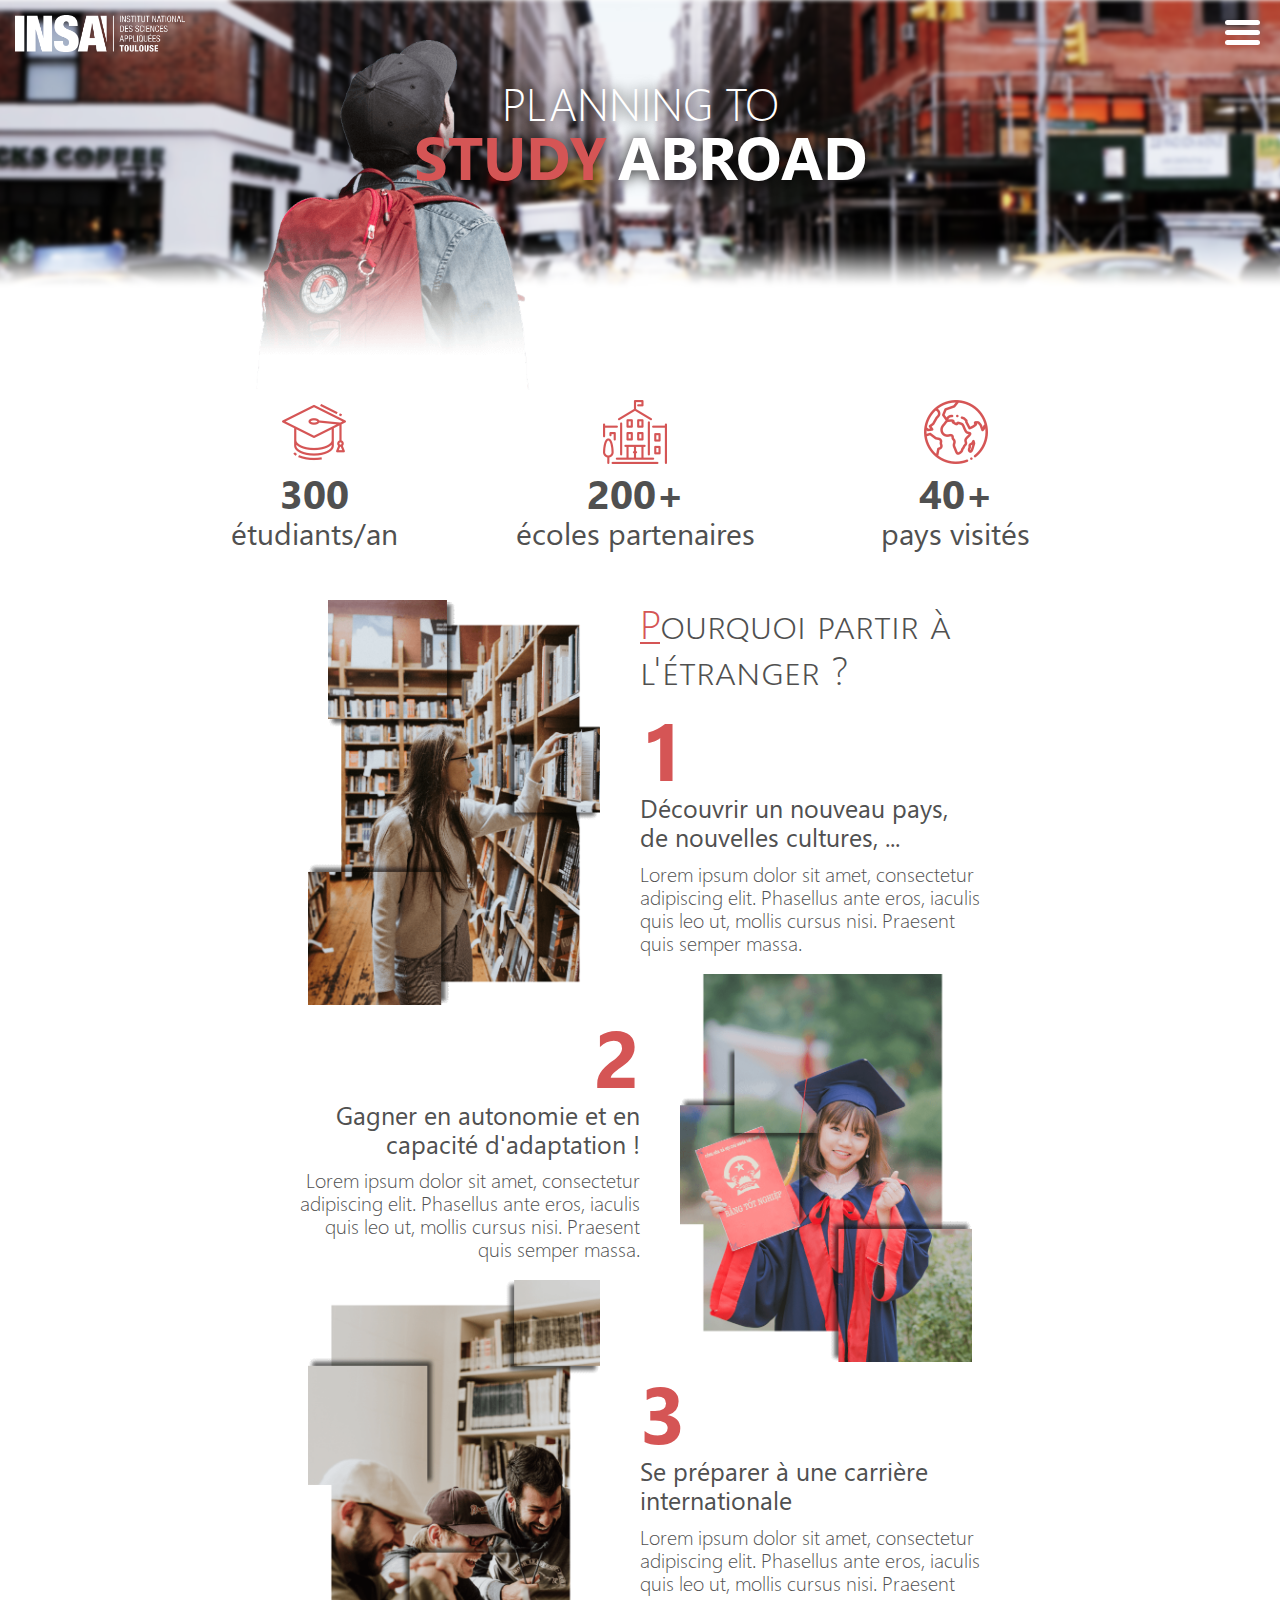
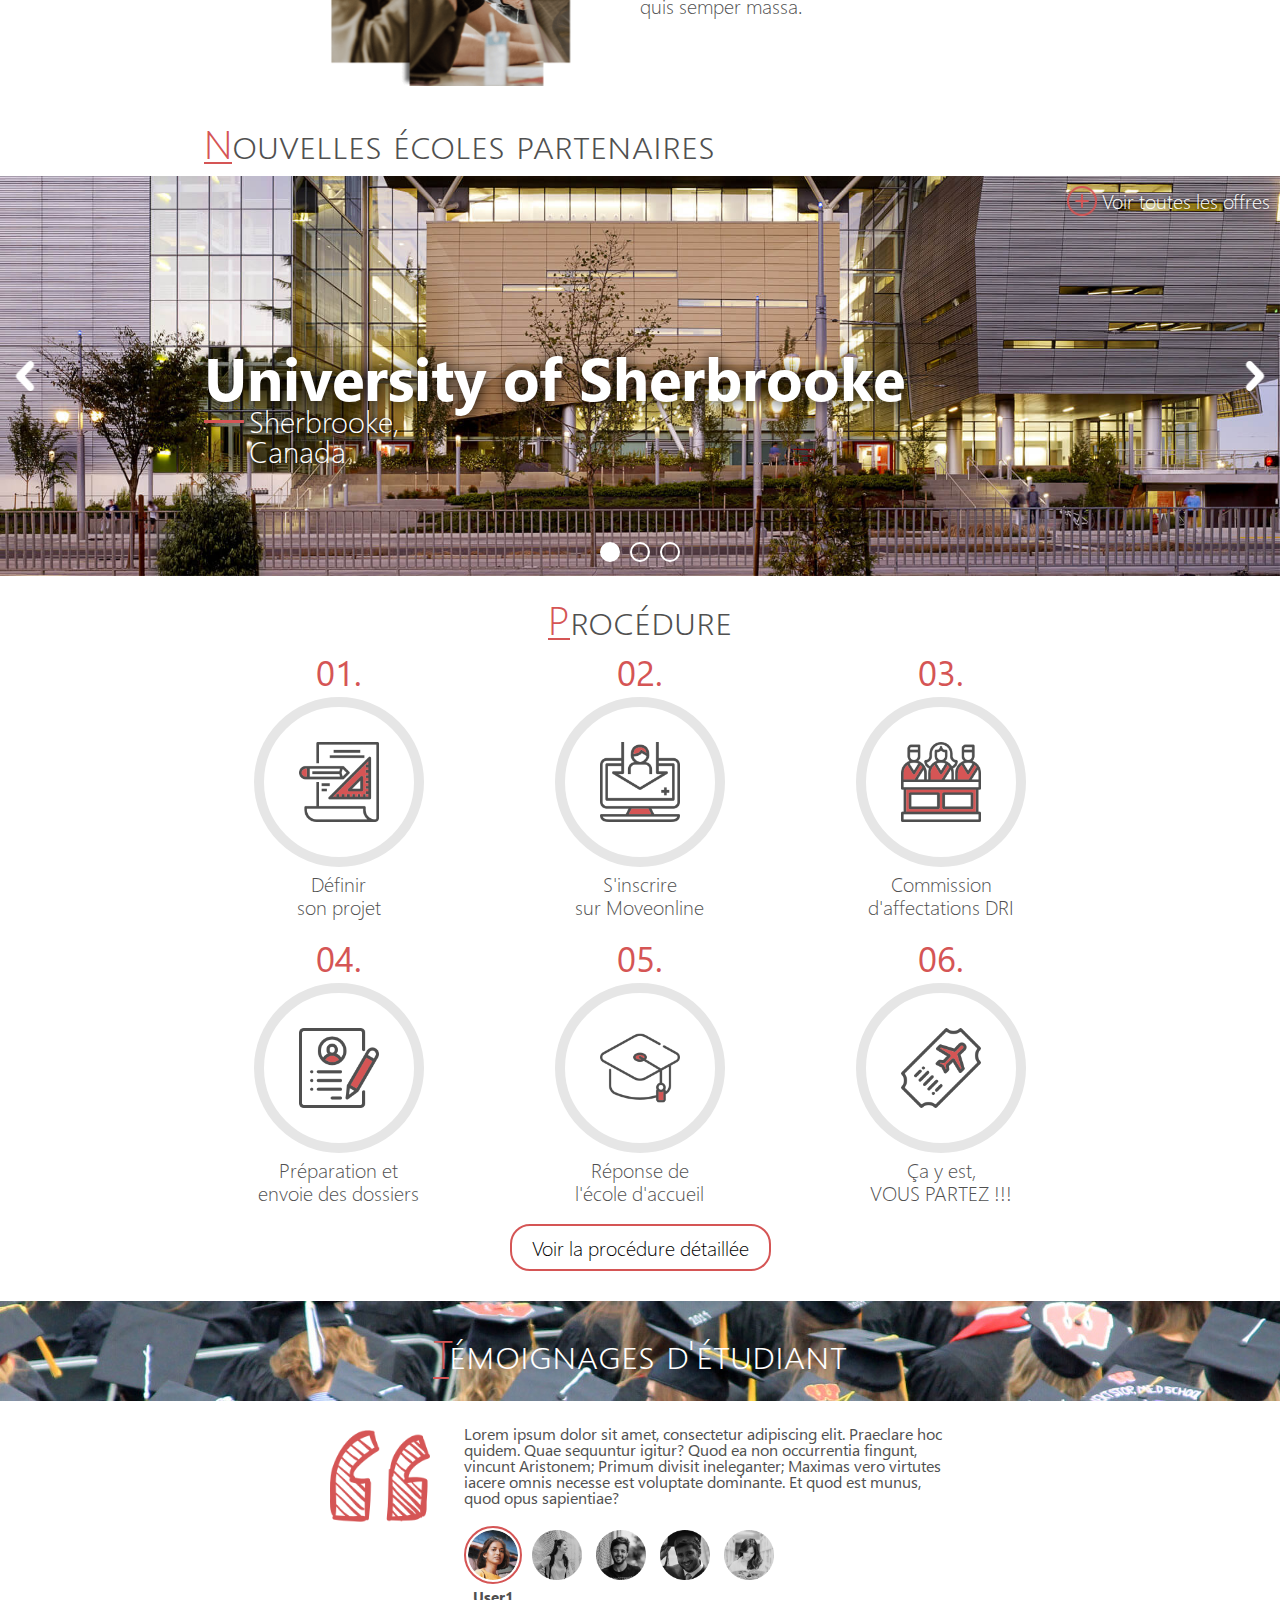
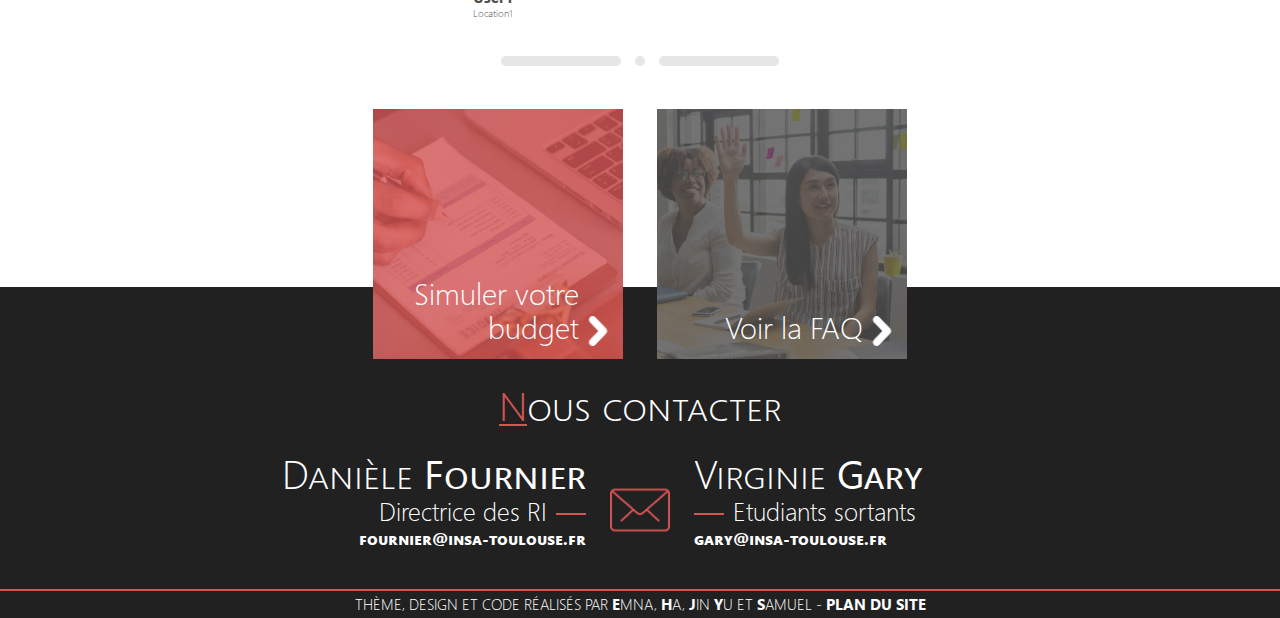
<file: index.html>
<!DOCTYPE html>
<html lang="fr">
<head>
    <meta charset="UTF-8">
    <meta name="author" content="Emna">
    <meta name="author" content="Ha">
    <meta name="author" content="Jin Yu">
    <meta name="author" content="Samuel">
    <meta name="description" content="Prog Web">
    <meta name="viewport" content="width=device-width, initial-scale=1.0">
    <title>INSA - Prog Web</title>
    <link rel="icon" href="img/favicon-96x96.png" type="image/png" sizes="96x96">
    <link rel="stylesheet" type="text/css" href="css/base.css">
    <link rel="stylesheet" type="text/css" href="css/homepage.css">
</head>
<body>
<div id="wrapper">
    <header>
        <img src="img/header_bg_homepage.jpg" class="bg">
        <img src="img/student_header_homepage.png" class="student_bg not_phone">
        <p class="text_bg text_white text_shadow_bt">Planning to <br><span class="text_red front">study</span> <span>abroad</span></p>
        <a href="index.html"><img src="img/logo_insa_w.png" class="logo_insa"></a>
        <nav role="navigation">
            <div class="menuToggle" onclick="menuToggle(this)">
                <div class="line1"></div>
                <div class="line2"></div>
                <div class="line3"></div>
            </div>
            <ul class="menuItems">
                <li><a href="offre.html" class="text_white text_shadow">Écoles partenaires</a></li>
                <li><a href="procedure.html" class="text_white text_shadow">Procédure</a></li>
                <li><a href="simu.html" class="text_white text_shadow">Simulation budget</a></li>
                <li><a href="FAQ.html" class="text_white text_shadow">FAQ</a></li>
                <!--<li>FR/EN</li>-->
            </ul>
        </nav>
    </header>
    <div class="content chiffres">
        <div>
            <img src="img/chiffres_1.png">
            <p><span>300</span><br>étudiants/an</p>
        </div>
        <div>
            <img src="img/chiffres_2.png">
            <p><span>200+</span><br>écoles partenaires</p>
        </div>
        <div>
            <img src="img/chiffres_3.png">
            <p><span>40+</span><br>pays visités</p>
        </div>
    </div>
    <div class="content avantages">
        <div class="left not_phone">
            <img src="img/avantages_1.png">
            <p class="avantages_txt_num text_red">2</p>
            <p class="avantages_txt_title">Gagner en autonomie et en capacité d'adaptation !</p>
            <p class="avantages_txt_content">Lorem ipsum dolor sit amet, consectetur adipiscing elit. Phasellus ante eros, iaculis quis leo ut, mollis cursus nisi. Praesent quis semper massa.</p>
            <img src="img/avantages_2.png">
        </div>
        <div class="right">
            <p class="title">Pourquoi partir à l'étranger ?</p>
            <p class="avantages_txt_num text_red">1</p>
            <p class="avantages_txt_title"> Découvrir un nouveau pays, de nouvelles cultures, ...</p>
            <p class="avantages_txt_content">Lorem ipsum dolor sit amet, consectetur adipiscing elit. Phasellus ante eros, iaculis quis leo ut, mollis cursus nisi. Praesent quis semper massa.</p>
            <div class="not_pc not_tablet">
                <p class="avantages_txt_num text_red">2</p>
                <p class="avantages_txt_title">Gagner en autonomie et en capacité d'adaptation !</p>
                <p class="avantages_txt_content">Lorem ipsum dolor sit amet, consectetur adipiscing elit. Phasellus ante eros, iaculis quis leo ut, mollis cursus nisi. Praesent quis semper massa.</p>
            </div>
            <img src="img/avantages_3.png">
            <p class="avantages_txt_num text_red">3</p>
            <p class="avantages_txt_title">Se préparer à une carrière internationale</p>
            <p class="avantages_txt_content">Lorem ipsum dolor sit amet, consectetur adipiscing elit. Phasellus ante eros, iaculis quis leo ut, mollis cursus nisi. Praesent quis semper massa.</p>
        </div>
    </div>
    <div class="content partner_schools_title">
        <p class="title">Nouvelles écoles partenaires</p>
    </div>
    <div class="slider">
        <div class="slides"></div> //div qui contiendra les différentes diapos du diaporama
        <img src="img/next_btn.png" class="navigation previous" onclick="changeSlide(-3)">
        <div class="pagination"></div> //div qui contiendra la pagination du diaporama
        <img src="img/next_btn.png" class="navigation next" onclick="changeSlide(-1)">
        <a href="offre.html">
            <div class="see_more">
                <p class="text_white text_shadow"><img src="img/more_btn.png"> Voir toutes les offres</p>
            </div>
        </a>
    </div>
    <div class="content procedure">
        <p class="title">Procédure</p>
        <div class="road">
            <div class="road_arc"></div>
            <div class="step">
                <p class="num text_red">01.</p>
                <a href="procedure#01">
                    <div><img src="img/procedure_1.png"></div>
                </a>
                <p class="content">Définir<br>son projet</p>
            </div>
            <div class="road_line"></div>
            <div class="step">
                <p class="num text_red">02.</p>
                <a href="procedure#02">
                    <div><img src="img/procedure_2.png"></div>
                </a>
                <p class="content">S'inscrire<br>sur Moveonline</p>
            </div>
            <div class="road_line"></div>
            <div class="step">
                <p class="num text_red">03.</p>
                <a href="procedure#03">
                    <div><img src="img/procedure_3.png"></div>
                </a>
                <p class="content">Commission<br>d'affectations DRI</p>
            </div>
            <div class="road_arc"></div>
            <div class="road_vide"></div>
            <div class="step">
                <p class="num text_red">04.</p>
                <a href="procedure#04">
                    <div><img src="img/procedure_4.png"></div>
                </a>
                <p class="content">Préparation et<br>envoie des dossiers</p>
            </div>
            <div class="road_line"></div>
            <div class="step">
                <p class="num text_red">05.</p>
                <a href="procedure#05">
                    <div><img src="img/procedure_5.png"></div>
                </a>
                <p class="content">Réponse de<br>l'école d'accueil</p>
            </div>
            <div class="road_line"></div>
            <div class="step">
                <p class="num text_red">06.</p>
                <a href="procedure#06">
                    <div><img src="img/procedure_6.png"></div>
                </a>
                <p class="content">Ça y est,<br>VOUS PARTEZ !!!</p>
            </div>
            <div class="road_arc"></div>
        </div>
        <button class="procedure_btn" onclick="window.location.href='procedure'">Voir la procédure détaillée</button>
    </div>
    <img src="img/homepage_temoignages_bg.jpg" class="temoignages_bg">
    <div class="content temoignages">
        <p class="title">Témoignages d'étudiant</p>
        <div>
            <img src="img/temoignages_icon.png" class="temoignages_icon">
            <div class="temoignages_content">
                <div>
                    <p class="temoignages_content_txt active"></p>
                </div>
                <div>
                    <div class="temoignages_profile active">
                        <img src="img/temoignages_user_1.png" onclick="changeTemoignages(0)">
                        <p class="name">User1</p>
                        <p class="location">Location1</p>
                    </div>
                    <div class="temoignages_profile">
                        <img src="img/temoignages_user_2.png" onclick="changeTemoignages(1)">
                        <p class="name">User2</p>
                        <p class="location">Location2</p>
                    </div>
                    <div class="temoignages_profile">
                        <img src="img/temoignages_user_3.png" onclick="changeTemoignages(2)">
                        <p class="name">User3</p>
                        <p class="location">Location3</p>
                    </div>
                    <div class="temoignages_profile not_phone">
                        <img src="img/temoignages_user_4.png" onclick="changeTemoignages(3)">
                        <p class="name">User4</p>
                        <p class="location">Location4</p>
                    </div>
                    <div class="temoignages_profile not_phone">
                        <img src="img/temoignages_user_5.png" onclick="changeTemoignages(4)">
                        <p class="name">User5</p>
                        <p class="location">Location5</p>
                    </div>
                </div>
            </div>
        </div>
    </div>
    <div class="separator">
        <div class="separator_line"></div>
        <div class="separator_point"></div>
        <div class="separator_line"></div>
    </div>
    <div class="content links">
        <a href="simu.html">
            <div class="square">
                <img src="img/homepage_simu_budget.jpg" class="square_bg">
                <div>
                    <p class="text_white">Simuler votre budget</p>
                    <img src="img/next_btn.png">
                </div>
            </div>
        </a>
        <a href="FAQ.html">
            <div class="square">
                <img src="img/homepage_faq.jpg" class="square_bg">
                <div>
                    <p class="text_white">Voir la FAQ</p>
                    <img src="img/next_btn.png">
                </div>
            </div>
        </a>
    </div>
    <div class="contact">
        <div class="title">Nous contacter</div>
        <div class="coords">
            <div class="coord left">
                <p class="text_white name">Danièle <span>Fournier</span></p>
                <div>
                    <p class="text_white fonction">Directrice des RI</p>
                    <div class="line"></div>
                </div>
                <p class="text_white mail">fournier@insa-toulouse.fr</p>
            </div>
            <img src="img/mail_icon.png" class="mail_icon">
            <div class="coord right">
                <p class="text_white name">Virginie <span>Gary</span></p>
                <div>
                    <div class="line"></div>
                    <p class="text_white fonction">Etudiants sortants</p>
                </div>
                <p class="text_white mail">gary@insa-toulouse.fr</p>
            </div>
        </div>
    </div>
    <footer>
        <p class="text_white">Thème, design et code réalisés par <span>E</span>mna, <span>H</span>a, <span>J</span>in <span>Y</span>u et <span>S</span>amuel - <a href="sitemap.html" class="text_white">plan du site</a></p>
    </footer>
</div>
<script type="text/javascript" src="js/request_data.js"></script>
<script type="text/javascript">
    let temoignages; //pour stocker les différents témoignages

    request.onload = function () { //attend que les données de data.json soient récupérées
        let data = request.response; //on récupère toutes les données de data.json
        temoignages = data.temoignages; //on stocke celles en rapport avec les témoignages
        document.querySelector('.temoignages_content_txt.active').innerText = temoignages[0]; //on fait apparaître le premier témoignage
        createSlides(data.slider.slides, data.schools);
    };

    function menuToggle(x){
        x.parentElement.classList.toggle("active"); //rajoute/enlève la classe active du burger menu
    }

    let pagination = document.querySelector('.slider .pagination'); //barre de navigation du diaporama
    let slides = document.querySelector('.slider .slides'); //diaporama
    let pos_slide = 0; //diapo active du diaporama
    let autoSlide = setInterval(function(){
        changeSlide(-1);
    }, 3000); //toutes les 3s on change la diapo active

    function createSlides(x , y){ //x: les écoles à faire apparaître dans le diaporama / y: liste de toutes les écoles
        //on divise la div .page_count en différentes string afin de rajouter des pages à la pagination (barre de navigation) dynamiquement
        let page_count_1 = "<div class=\"page_count\" onclick=\"changeSlide(";
        let page_count_2 = ")\"></div>";
        //on divise la div .slide en différentes string afin de rajouter les informations des écoles dynamiquement
        let slide_1 = "<a href=\"";
        let slide_2 = "\"><div class=\"slide\"><img src=\"";
        let slide_3 = "\"><div class=\"slide_txt\"><p class=\"name text_shadow_bt text_white\">";
        let slide_4 = "</p><div class=\"line\"></div><p class=\"location text_shadow text_white\">";
        let slide_5 = "<br>";
        let slide_6 = "</p></div></div></a>";
        x.forEach(function (el, i) { //pour chaque élément du tableau, el: nom de l'école / i: indice de l'élément de x
            let school = y[el]; //on récupère les données de l'école qui correspond à el
            //on rajoute une page à la pagination et les informations des écoles dynamiquement
            pagination.innerHTML += page_count_1 + i + page_count_2;
            slides.innerHTML += slide_1 + 'offre_details.html?school=' + el + slide_2 + 'img/data/' + el.toLowerCase().replace(/ /g, '_') + '_bg.jpg' + slide_3 + el + slide_4 + school.city + "," + slide_5 + school.country + slide_6;
        });
        //on fait apparaître la première diapo du diaporama
        pagination.firstElementChild.classList.add("active");
        slides.firstElementChild.firstElementChild.classList.add("active");
    }

    function changeSlide(x){
        if (pos_slide !== x){ //on vérifie que la diapo n'est pas déjà active
            slides.children[pos_slide].firstElementChild.classList.remove("active"); //on rend inactive l'ancienne diapo active
            pagination.children[pos_slide].classList.remove("active"); //de même pour la pagination
            if (x >= 0){ //si x est supérieur à 0, on rend active la diapo d'indice x
                slides.children[x].firstElementChild.classList.add("active");
                pagination.children[x].classList.add("active");
                pos_slide = x;
            }else{ //sinon on rend active la diapo précédente (si x=-3) ou suivante (si x=-1)
                let y = pos_slide+x+2;
                if (y >= slides.children.length) y = 0; //si on est à la fin de la diapo et qu'on va à la diapo suivante, on retourne au début de la diapo
                else if (y < 0) y = slides.children.length-1; //si on est au début de la diapo et qu'on va à la diapo précédente, on va à la fin de la diapo
                slides.children[y].firstElementChild.classList.add("active");
                pagination.children[y].classList.add("active");
                pos_slide = y;
            }
            clearInterval(autoSlide); //on arrête le défilement de la diapo
            autoSlide = setInterval(function(){
                changeSlide(-1);
            }, 3000); //on redémarre le défilement de la diapo (ce qui revient à restart le défilement de la diapo
        }
    }

    function changeTemoignages(x) {
        let i = 0;
        let t = document.querySelector('.temoignages_content').children[1]; //les différents contenus des témoignages
        t.querySelectorAll('div').forEach(function(el, j){
            if (el.classList.contains("active")) i = j;
        }); //on cherche le témoignages actif de la page
        t.children[i].classList.remove("active"); //on rend inactif ce témoignage
        t.children[x].classList.add("active"); //on rend actif le témoignage d'indice x (passé en paramètre)
        document.querySelector('.temoignages_content_txt.active').innerHTML = temoignages[x]; //on change le texte du témoignage
    }
</script>
</body>
</html>
</file>
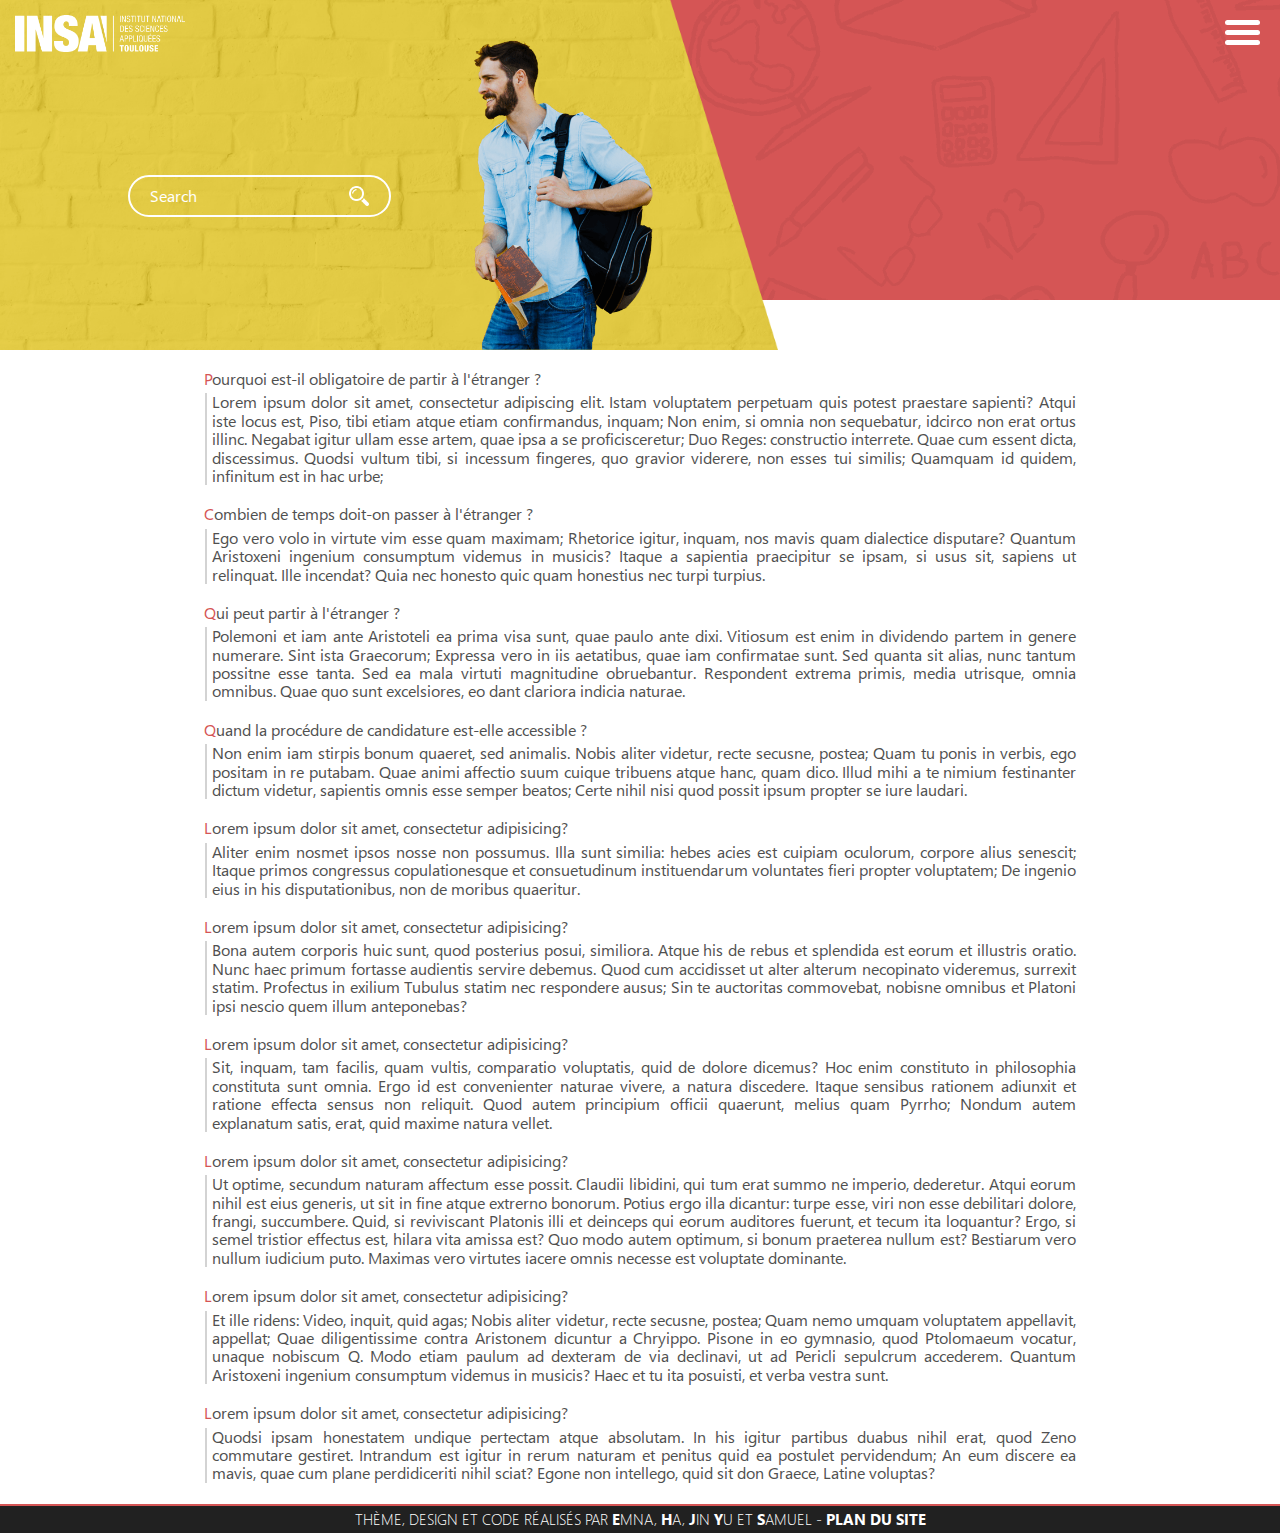
<file: FAQ.html>
<!DOCTYPE html>
<html lang="en">
<head>
    <meta charset="UTF-8">
    <meta name="author" content="Emna">
    <meta name="author" content="Ha">
    <meta name="author" content="Jin Yu">
    <meta name="author" content="Samuel">
    <meta name="viewport" content="width=device-width, initial-scale=1.0">
    <title>FAQ</title>
    <link rel="icon" href="img/favicon-96x96.png" type="image/png" sizes="96x96">
    <link rel="stylesheet" type="text/css" href="css/FQA.css">
    <link rel="stylesheet" type="text/css" href="css/base.css">
    <script type="text/javascript" src="js/request_data.js"></script>

</head>
<body>
<div id="wrapper">
    <header>
        <img src="img/header_bg_faq.png" class="bg_FAQ">
        <img src="img/header_wall_faq.png" class="bg_wall_FAQ">
        <img src="img/student_header_faq.png" class="man_bg">
        <a href="index.html"><img src="img/logo_insa_w.png" class="logo_insa"></a>

        <nav role="navigation">
            <div class="menuToggle" onclick="menuToggle(this)">
                <div class="line1"></div>
                <div class="line2"></div>
                <div class="line3"></div>
            </div>
            <ul class="menuItems">
                <li><a href="index.html" class="text_white">Accueil</a></li>
                <li><a href="offre.html" class="text_white">Écoles partenaires</a></li>
                <li><a href="procedure.html" class="text_white">Procédure</a></li>
                <li><a href="simu.html" class="text_white">Simulation budget</a></li>
                <li><a href="FAQ.html" class="text_white">FAQ</a></li>
                <!--<li>FR/EN</li>-->
            </ul>
        </nav>

        <input type="text" class="bar_de_recherche" name="Search" placeholder="Search" onkeyup="search()">
    </header>
    <div class="content">
        <div class="tnc">
            <div class="titreFAQ"> Pourquoi est-il obligatoire de partir à l'étranger ?</div>
            <div class="contentFAQ"> Lorem ipsum dolor sit amet, consectetur adipiscing elit. Istam voluptatem perpetuam
                quis potest praestare sapienti? Atqui iste locus est, Piso, tibi etiam atque etiam confirmandus, inquam;
                Non enim, si omnia non sequebatur, idcirco non erat ortus illinc. Negabat igitur ullam esse artem, quae
                ipsa a se proficisceretur; Duo Reges: constructio interrete. Quae cum essent dicta, discessimus. Quodsi
                vultum tibi, si incessum fingeres, quo gravior viderere, non esses tui similis; Quamquam id quidem,
                infinitum est in hac urbe;
            </div>
        </div>

        <div class="tnc">
            <div class="titreFAQ"> Combien de temps doit-on passer à l'étranger ?</div>
            <div class="contentFAQ"> Ego vero volo in virtute vim esse quam maximam; Rhetorice igitur, inquam, nos mavis
                quam dialectice disputare? Quantum Aristoxeni ingenium consumptum videmus in musicis? Itaque a sapientia
                praecipitur se ipsam, si usus sit, sapiens ut relinquat. Ille incendat? Quia nec honesto quic quam
                honestius nec turpi turpius.
            </div>
        </div>

        <div class="tnc">
            <div class="titreFAQ"> Qui peut partir à l'étranger ?</div>
            <div class="contentFAQ"> Polemoni et iam ante Aristoteli ea prima visa sunt, quae paulo ante dixi. Vitiosum
                est enim in dividendo partem in genere numerare. Sint ista Graecorum; Expressa vero in iis aetatibus,
                quae iam confirmatae sunt. Sed quanta sit alias, nunc tantum possitne esse tanta. Sed ea mala virtuti
                magnitudine obruebantur. Respondent extrema primis, media utrisque, omnia omnibus. Quae quo sunt
                excelsiores, eo dant clariora indicia naturae.
            </div>
        </div>

        <div class="tnc">
            <div class="titreFAQ"> Quand la procédure de candidature est-elle accessible ?</div>
            <div class="contentFAQ"> Non enim iam stirpis bonum quaeret, sed animalis. Nobis aliter videtur, recte
                secusne, postea; Quam tu ponis in verbis, ego positam in re putabam. Quae animi affectio suum cuique
                tribuens atque hanc, quam dico. Illud mihi a te nimium festinanter dictum videtur, sapientis omnis esse
                semper beatos; Certe nihil nisi quod possit ipsum propter se iure laudari.
            </div>
        </div>

        <div class="tnc">
            <div class="titreFAQ"> Lorem ipsum dolor sit amet, consectetur adipisicing?</div>
            <div class="contentFAQ"> Aliter enim nosmet ipsos nosse non possumus. Illa sunt similia: hebes acies est
                cuipiam oculorum, corpore alius senescit; Itaque primos congressus copulationesque et consuetudinum
                instituendarum voluntates fieri propter voluptatem; De ingenio eius in his disputationibus, non de
                moribus quaeritur.
            </div>
        </div>

        <div class="tnc">
            <div class="titreFAQ"> Lorem ipsum dolor sit amet, consectetur adipisicing?</div>
            <div class="contentFAQ"> Bona autem corporis huic sunt, quod posterius posui, similiora. Atque his de rebus
                et splendida est eorum et illustris oratio. Nunc haec primum fortasse audientis servire debemus. Quod
                cum accidisset ut alter alterum necopinato videremus, surrexit statim. Profectus in exilium Tubulus
                statim nec respondere ausus; Sin te auctoritas commovebat, nobisne omnibus et Platoni ipsi nescio quem
                illum anteponebas?
            </div>
        </div>

        <div class="tnc">
            <div class="titreFAQ"> Lorem ipsum dolor sit amet, consectetur adipisicing?</div>
            <div class="contentFAQ"> Sit, inquam, tam facilis, quam vultis, comparatio voluptatis, quid de dolore
                dicemus? Hoc enim constituto in philosophia constituta sunt omnia. Ergo id est convenienter naturae
                vivere, a natura discedere. Itaque sensibus rationem adiunxit et ratione effecta sensus non reliquit.
                Quod autem principium officii quaerunt, melius quam Pyrrho; Nondum autem explanatum satis, erat, quid
                maxime natura vellet.
            </div>
        </div>

        <div class="tnc">
            <div class="titreFAQ"> Lorem ipsum dolor sit amet, consectetur adipisicing?</div>
            <div class="contentFAQ"> Ut optime, secundum naturam affectum esse possit. Claudii libidini, qui tum erat
                summo ne imperio, dederetur. Atqui eorum nihil est eius generis, ut sit in fine atque extrerno bonorum.
                Potius ergo illa dicantur: turpe esse, viri non esse debilitari dolore, frangi, succumbere. Quid, si
                reviviscant Platonis illi et deinceps qui eorum auditores fuerunt, et tecum ita loquantur? Ergo, si
                semel tristior effectus est, hilara vita amissa est? Quo modo autem optimum, si bonum praeterea nullum
                est? Bestiarum vero nullum iudicium puto. Maximas vero virtutes iacere omnis necesse est voluptate
                dominante.
            </div>
        </div>

        <div class="tnc">
            <div class="titreFAQ"> Lorem ipsum dolor sit amet, consectetur adipisicing?</div>
            <div class="contentFAQ"> Et ille ridens: Video, inquit, quid agas; Nobis aliter videtur, recte secusne,
                postea; Quam nemo umquam voluptatem appellavit, appellat; Quae diligentissime contra Aristonem dicuntur
                a Chryippo. Pisone in eo gymnasio, quod Ptolomaeum vocatur, unaque nobiscum Q. Modo etiam paulum ad
                dexteram de via declinavi, ut ad Pericli sepulcrum accederem. Quantum Aristoxeni ingenium consumptum
                videmus in musicis? Haec et tu ita posuisti, et verba vestra sunt.
            </div>
        </div>

        <div class="tnc">
            <div class="titreFAQ"> Lorem ipsum dolor sit amet, consectetur adipisicing?</div>
            <div class="contentFAQ"> Quodsi ipsam honestatem undique pertectam atque absolutam. In his igitur partibus
                duabus nihil erat, quod Zeno commutare gestiret. Intrandum est igitur in rerum naturam et penitus quid
                ea postulet pervidendum; An eum discere ea mavis, quae cum plane perdidiceriti nihil sciat? Egone non
                intellego, quid sit don Graece, Latine voluptas?
            </div>
        </div>
    </div>
    <footer>
        <p class="text_white">Thème, design et code réalisés par <span>E</span>mna, <span>H</span>a, <span>J</span>in
            <span>Y</span>u et <span>S</span>amuel - <a href="sitemap.html" class="text_white">plan du site</a></p>
    </footer>
</div>

<script type="text/javascript">
    function menuToggle(x) {
        x.parentElement.classList.toggle("active"); //rajoute/enlève la classe active du burger menu
    }

    function search() {
        //on récupere l'input de la barre de recherche(name)
        var name = document.querySelector(".bar_de_recherche").value;
        //on récupere tous les contenus de la page (divs)
        var divs = document.querySelectorAll(".tnc");
        //if(name === ""){
        //si on tape rien dans la barre de recherchem on affiche normalement
        for (var i = 0; i < divs.length; i++) {
            divs[i].style.display = "block";
        }
        /*return;
    }*/
        var pattern = name.toLowerCase();
        //on cache les divs qui ne concernent pas à la demande d'utilisateur
        for (var i = 0; i < divs.length; i++) {
            var index = divs[i].innerText.toLowerCase().indexOf(pattern);
            if (index === -1) {
                divs[i].style.display = "none";
            }
        }
    }
</script>


</body>
</html>
</file>
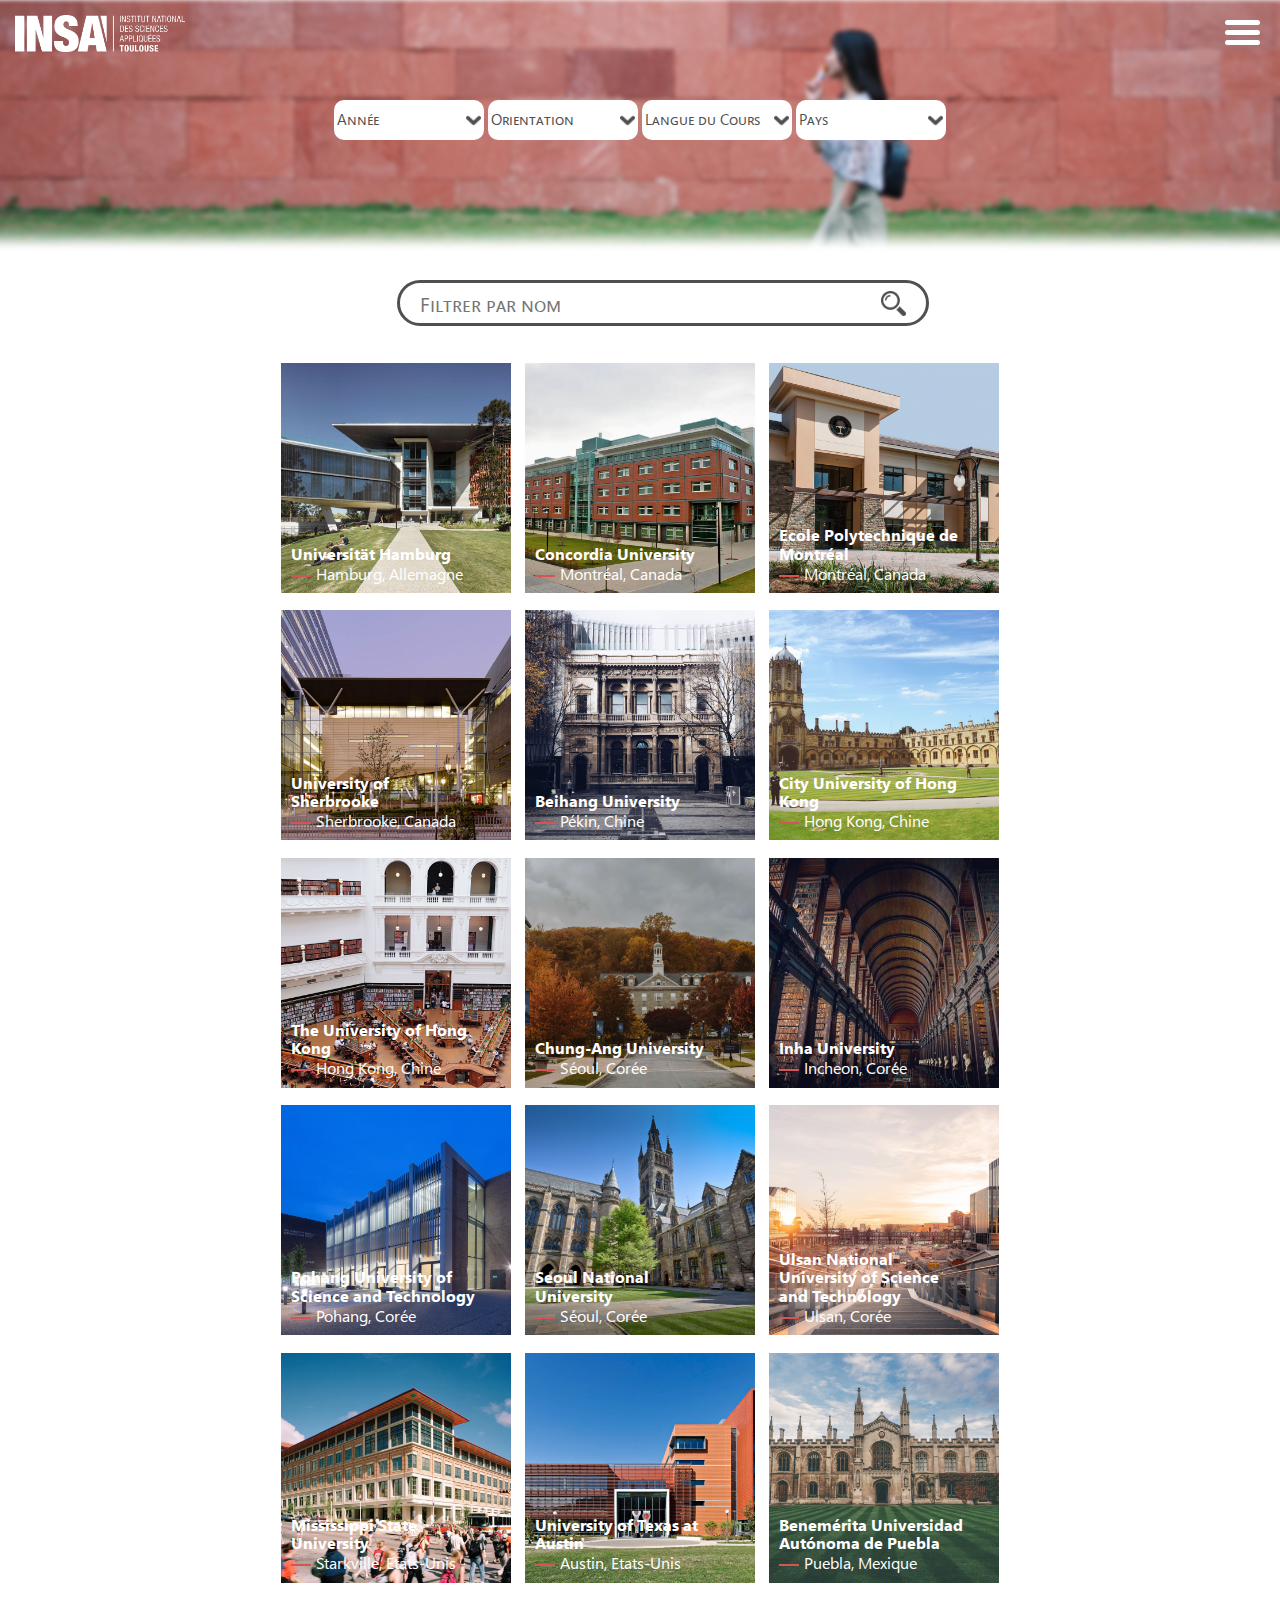
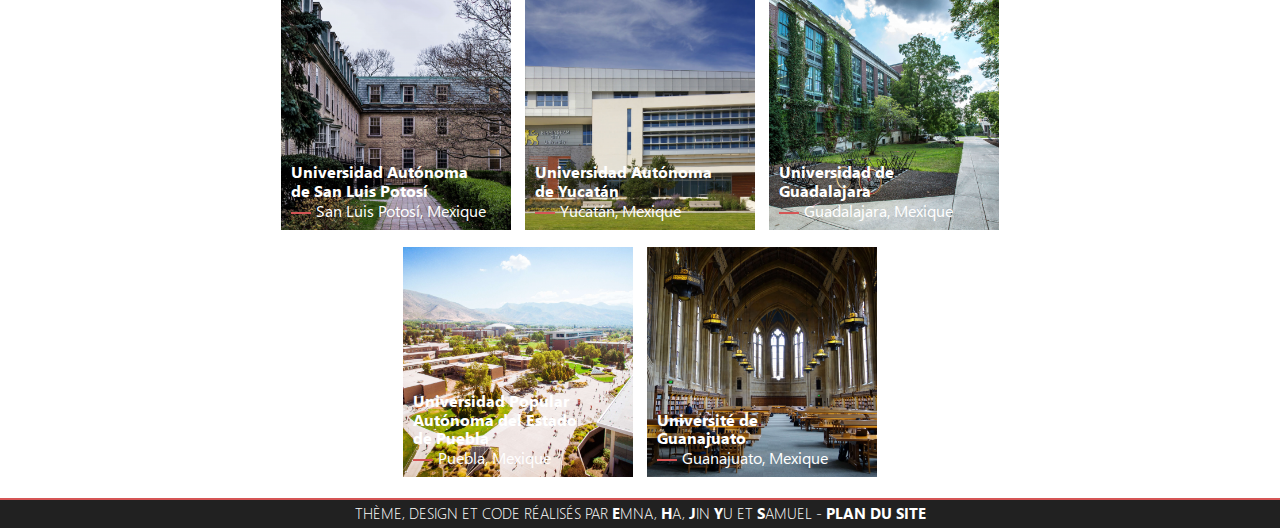
<file: offre.html>
<!DOCTYPE html>
<html lang="fr">
<head>
    <meta charset="UTF-8">
    <meta name="author" content="Emna">
    <meta name="author" content="Ha">
    <meta name="author" content="Jin Yu">
    <meta name="author" content="Samuel">
    <meta name="viewport" content="width=device-width, initial-scale=1.0">
    <title>INSA - Prog Web</title>
    <link rel="icon" href="img/favicon-96x96.png" type="image/png" sizes="96x96">
    <link rel="stylesheet" type="text/css" href="css/base.css">
    <link rel="stylesheet" type="text/css" href="css/offre.css">
</head>
<body>
<div id="wrapper">
    <header>
        <img src="img/header_bg_offers.jpg" class="bg">
		<a href="index.html"><img src="img/logo_insa_w.png" class="logo_insa"></a>
        <nav role="navigation">
            <div class="menuToggle" onclick="menuToggle(this)">
                <div class="line1"></div>
                <div class="line2"></div>
                <div class="line3"></div>
            </div>
            <ul class="menuItems">
                <li><a href="index.html" class="text_white text_shadow">Accueil</a></li>
                <li><a href="offre.html" class="text_white text_shadow">Écoles partenaires</a></li>
                <li><a href="procedure.html" class="text_white text_shadow">Procédure</a></li>
                <li><a href="simu.html" class="text_white text_shadow">Simulation budget</a></li>
                <li><a href="FAQ.html" class="text_white text_shadow">FAQ</a></li>
                <!--<li>FR/EN</li>-->
            </ul>
        </nav>
        <div class="filter">
            <select class="filter_search year" onchange="filter()">
                <option value="">Année</option>
            </select>
            <select class="filter_search department" onchange="filter()">
                <option value="">Orientation</option>
            </select>
            <select class="filter_search language" onchange="filter()">
                <option value="">Langue du Cours</option>
            </select>
            <select class="filter_search country" onchange="filter()">
                <option value="">Pays</option>
            </select>
        </div>
    </header>
	<div class="content">
        <input class="research" type="text" placeholder="Filtrer par nom" onkeyup="filter()">
        <!--<div class="number">-->
            <!--<div class="line"></div>-->
            <!--<p class="nb_result"></p>-->
        <!--</div>-->
        <div class="favoris">
        </div>
		<div class="schools active">
		</div>
	</div>
    <div class="favori_btn" onclick="favoriToggle()">
        <img src="img/favorite.png">
    </div>
    <footer>
        <p class="text_white">Thème, design et code réalisés par <span>E</span>mna, <span>H</span>a,
            <span>J</span>in <span>Y</span>u et <span>S</span>amuel - <a href="sitemap.html" class="text_white">plan
                du site</a></p>
    </footer>
</div>
<script type="text/javascript" src="js/request_data.js"></script>
<script type="text/javascript" src="js/cookies.js"></script>
<script type="text/javascript">
    function menuToggle(x) {
        x.parentElement.classList.toggle("active"); //rajoute/enlève la classe active du burger menu
    }

    function favoriToggle() {
        document.querySelector(".favori_btn").classList.toggle("active"); //rajoute/enlève la classe active du bouton de favoris
        document.querySelector(".favoris").classList.toggle("active"); //rajoute/enlève la classe active des écoles mises en favoris
        document.querySelector(".schools").classList.toggle("active"); //rajoute/enlève la classe active de toutes les écoles
    }

	request.onload = function () { //attend que les données de data.json soient récupérées
        let data = request.response; //on récupère toutes les données de data.json
        let cookies = getCookie('favoris'); //on récupère la valeur du cookie favoris (un tableau avec les écoles mises en favoris)
        add_filters(data.years, data.years, '.year'); //on rajoute les options des filtres pour les années
        add_filters(data.orientations, data.orientations, '.department'); //on rajoute les options des filtres pour les orientations
        add_filters(data.languages_abbr, data.languages, '.language'); //on rajoute les options des filtres pour les langues
        add_filters(data.countries, data.countries, '.country'); //on rajoute les options des filtres pour les pays
        add_schools(data.schools, Object.keys(data.schools), '.schools');
        if (cookies.toString() !== "") add_schools(data.schools, cookies, '.favoris'); //si les cookies ne sont pas vides, on ajoute les écoles mises en favoris
        else document.querySelector(".favori_btn").style.display = 'none'; //sinon on fait disparaître le bouton de favoris
		//document.querySelector(".nb_result").innerHTML = Object.keys(data.schools).length + ' résultats';
    };

    function add_filters(tab_value, tab, container){ //rajoute les options des filtres, tab_value: la value de l'option, tab: le texte de l'option et container: le select qui recevra les options
        for (let i = 0; i<tab.length; i++) document.querySelector(container).innerHTML += "<option value=" + tab_value[i] + ">" + tab[i] + "</option>";
    }

    function add_schools(schools, schools_name, container) {
        let school_0 = "<a href='offre_details.html?school="; //rajoute un lien hypertexte vers lécole concernée
        let school_1 = "'><div class='school'><img class='image' src='img/data/"; //rajoute l'image de l'école
        let school_2 = "'/><div class='over'><div class='info'><p class='text_white'><img src='img/student_icon.png'> "; //rajoute le hover qui contient les informations sur chaque école //rajoute l'image symbole pour spécifier les niveaux qui concernent l'école
        let school_3 = "</p><p class='text_white'><img src='img/rank_icon.png'> the top "; //rajoute l'image symbole pour spécifier le classement minimum que doit avoir l'étudiant pour accéder à l'école
        let school_4 = "%</p><p class='text_white'><img src='img/language_icon.png'> "; //rajoute l'image symbole pour spécifier les langues des cours enseignés
        let school_5 = " courses</p><p class='text_white'><img src='img/budget_estimated_"; //rajoute l'image symbole pour estimer le budget
        let school_6 = ".png'/> estimated</p></div><div class='visit'><img src='img/visit_btn.png'></div></div><p class='text_white name'>"; //rajoute le symbole flêche qui permet d'accéder à la page détaillée de l'école
        let school_7 = "</p><div class='city'><div class='line'></div><p class='text_white'>";
        let school_8 = "</p></div></div></a>";

        for(let i=0; i<schools_name.length; i++){ //pour chaque école:
            let school = schools_name[i]; // on récupére le nom de l'école
            let b = 2; // L'estimation du budget est représenté sous forme de 3 €. Elle est initialisée à Estimation moyenne : 2 € foncés et 1 € clair. Plus il y a des € foncés et plus l'estimation est élévée.
            if(schools[school].tuiton_cost + schools[school].campus_cost + schools[school].accomodation_cost < 750) b = 1; // Si le budget nécessaire est bas, on affiche 1 € foncé et 2 € clairs.
            else if(schools[school].tuiton_cost + schools[school].campus_cost + schools[school].accomodation_cost > 1500) b = 3; // Si le budget nécessaire est élevé, on affiche 3 € foncés.
            document.querySelector(container).innerHTML += school_0 + school + school_1 + school.toLowerCase().replace(/ /g, '_') + '_thumbnail.jpg' //school.toLowerCase().replace(/ /g, '_') + '_thumbnail.jpg' : rajoute l'image qui représente l'école + l'extention commune aux images
                + school_2 + schools[school].courses_year.join(', ') // schools[school].courses_year.join(', ') : rajoute les niveaux qui concernent l'école
                + school_3 + schools[school].top // schools[school].top : rajoute le classement nécessaire pour l'accès à l'école
                + school_4 + schools[school].courses_languages.join(', ') // schools[school].courses_languages.join(', ') : rajoute les différentes langues des cours enseignés
                + school_5 + b // b : rajoute l'estimation de budget nécessaire pour l'école
                + school_6 + school + school_7 + schools[school].city + ", " // schools[school].city : rajoute la ville de l'école
                + schools[school].country //rajoute le pays de l'école
                + school_8;
        }
    }

    function filter(){
        let research = document.querySelector('.research').value; //récupére le texte saisi par l'utilisateur dans la barre de recherche qui correspond au filtre par nom
        let year = document.querySelector('.filter .year').value; //récupere l'année séléctionnée par l'utilisateur
        let department = document.querySelector('.filter .department').value; //récupere le département séléctionné par l'utilisateur
        let language = document.querySelector('.filter .language').value; //récupere la langue séléctionnée par l'utilisateur
        let country = document.querySelector('.filter .country').value; //récupere le pays séléctionné par l'utilisateur
        let schools = document.querySelectorAll('.school');//récupére le carré de chaque école
        let school_name = document.querySelectorAll('.school .name'); //récupere les noms des écoles dans le carré de chaque école
        let school_city = document.querySelectorAll('.school .city'); //récupere la ville de l'école contenue dans le carré de chaque école
        let school_infos = document.querySelectorAll('.school .over .info'); //récupere les informations spécifiques de l'école dans le hover
        for (let i=0; i < schools.length; i++){ //pour chaque école :
            if (!school_name[i].innerHTML.toLowerCase().includes(research.toLowerCase()) || //applique les filtres sur le nom de l'école
                !school_infos[i].children[0].innerHTML.toLowerCase().includes(year.toLowerCase()) || //applique les filtres sur les années (niveaux)
                !school_infos[i].children[0].innerHTML.toLowerCase().includes(department.toLowerCase()) || //applique les filtres sur les départements (orientations)
                !school_infos[i].children[2].innerHTML.toLowerCase().slice(0,-7).includes(language.toLowerCase()) || //applique les filtres sur les langues
                !school_city[i].innerHTML.toLowerCase().includes(country.toLowerCase())){ //applique les filtres sur les villes
                schools[i].style.display = 'none'; //si les filtres ne correspondant à aucune information dans le json, on n'affiche rien
            }else{
                schools[i].style.display = 'inline-block';
            }
        }
    }
</script>
</body>
</html>
</file>
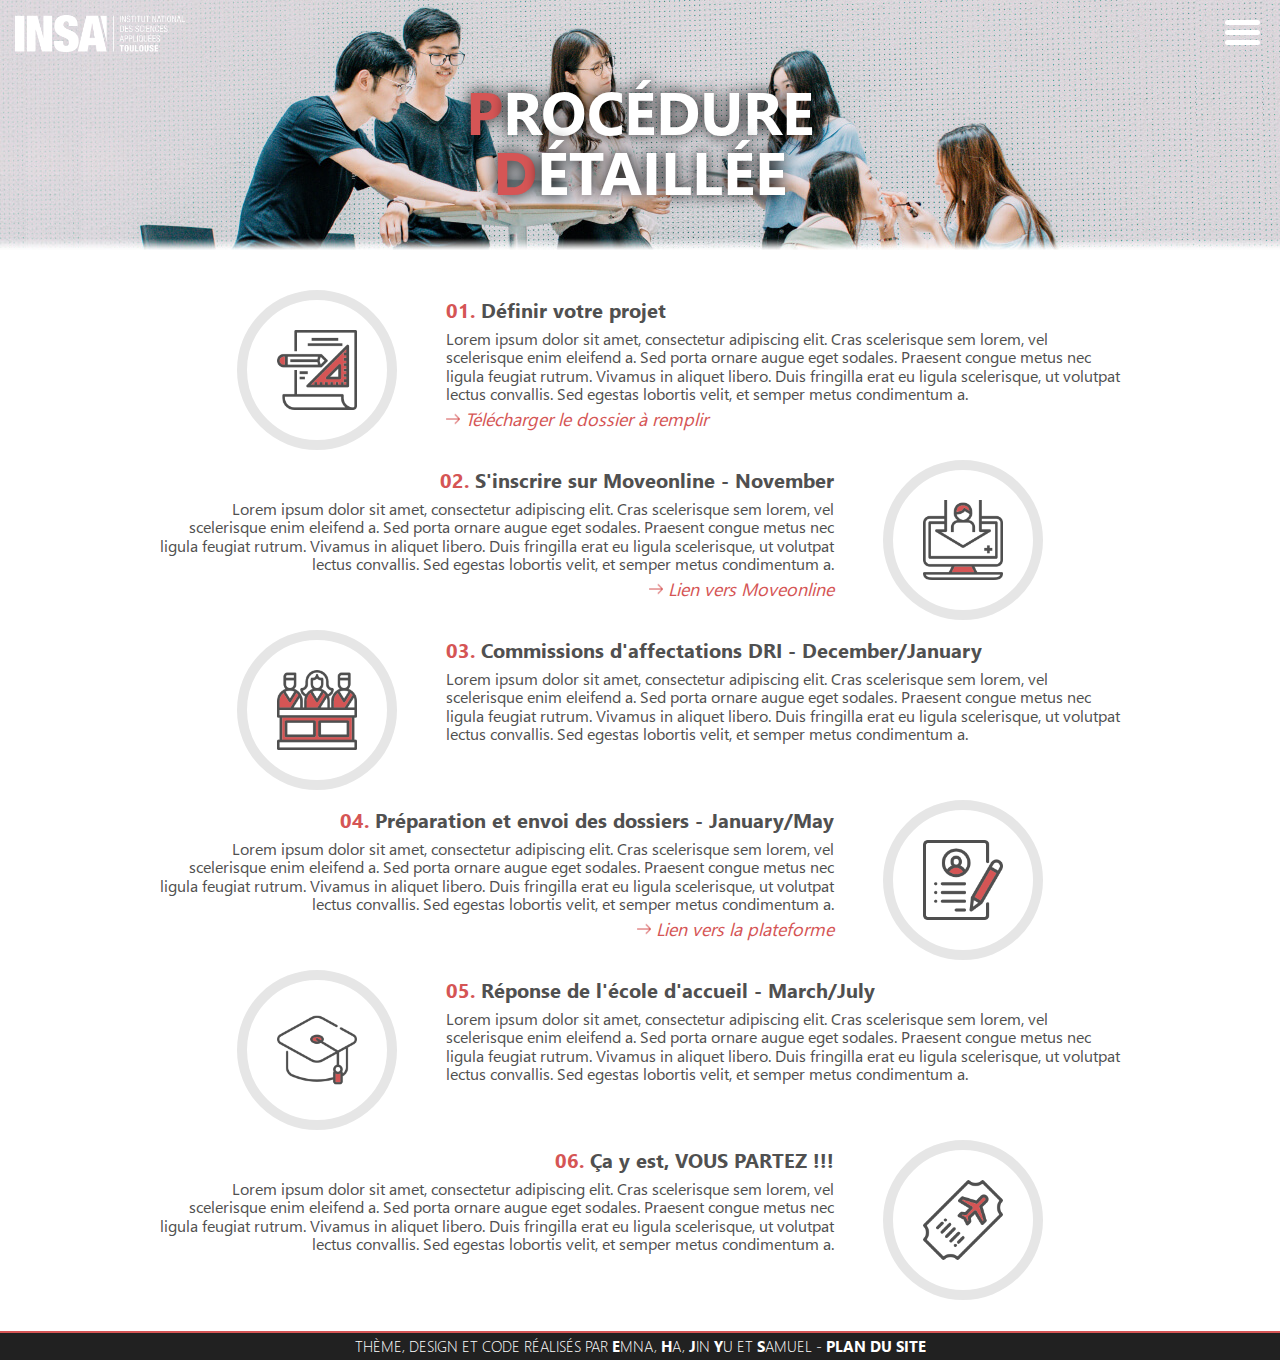
<file: procedure.html>
<!DOCTYPE html>
<html lang="en">
<head>
    <meta charset="UTF-8">
    <meta name="author" content="Emna">
    <meta name="author" content="Ha">
    <meta name="author" content="Jin Yu">
    <meta name="author" content="Samuel">
    <meta name="description" content="Prog Web">
    <meta name="viewport" content="width=device-width, initial-scale=1.0">
    <title>INSA - Prog Web</title>
    <link rel="icon" href="img/favicon-96x96.png" type="image/png" sizes="96x96">
    <link rel="stylesheet" type="text/css" href="css/base.css">
    <link rel="stylesheet" type="text/css" href="css/procedure.css">
    <script type="text/javascript" src="js/request_data.js"></script>
</head>
<body>
<div id="wrapper">
    <header>
        <img src="img/header_bg_procedure.jpg" class="bg">
        <p class="text_bg text_white text_shadow_bt"><span class="text_red front">P</span><span>rocédure</span><br><span
                class="text_red front">D</span><span>étaillée</span></p>
        <a href="index.html">
            <img src="img/logo_insa_w.png" class="logo_insa">
        </a>
        <nav role="navigation">
            <div class="menuToggle" onclick="menuToggle(this)">
                <div class="line1"></div>
                <div class="line2"></div>
                <div class="line3"></div>
            </div>
            <ul class="menuItems">
                <li><a href="index.html" class="text_white text_shadow">Accueil</a></li>
                <li><a href="offre.html" class="text_white text_shadow">Écoles partenaires</a></li>
                <li><a href="procedure.html" class="text_white text_shadow">Procédure</a></li>
                <li><a href="simu.html" class="text_white text_shadow">Simulation budget</a></li>
                <li><a href="FAQ.html" class="text_white text_shadow">FAQ</a></li>
                <!--<li>FR/EN</li>-->
            </ul>
        </nav>
    </header>
    <div class="content">
        <div class="row" id="01">
            <div class="column_left1">
                <div class="border_procedure_icon1">
                    <img src="img/procedure_1.png">
                </div>
            </div>
            <div class="column_right1">
                <div class="title_step1"><span class="text_red">01.</span> Définir votre projet</div>
                <div align="left">Lorem ipsum dolor sit amet, consectetur adipiscing elit. Cras scelerisque sem lorem,
                    vel scelerisque enim eleifend a. Sed porta ornare augue eget sodales. Praesent congue metus nec
                    ligula feugiat rutrum. Vivamus in aliquet libero. Duis fringilla erat eu ligula scelerisque, ut
                    volutpat lectus convallis. Sed egestas lobortis velit, et semper metus condimentum a.
                </div>
                <a href="img/data/dossier.pdf" download="dossier"><img class="arrow" src="img/arrow_red.png"><span class="txt_red_step"> Télécharger le dossier à remplir </span></a>
            </div>
        </div>

        <div class="row" id="02">
            <div class="column_left2">
                <div class="title_step2"><span class="text_red">02.</span> S'inscrire sur Moveonline - November</div>
                <div align="right">Lorem ipsum dolor sit amet, consectetur adipiscing elit. Cras scelerisque sem lorem,
                    vel scelerisque enim eleifend a. Sed porta ornare augue eget sodales. Praesent congue metus nec
                    ligula feugiat rutrum. Vivamus in aliquet libero. Duis fringilla erat eu ligula scelerisque, ut
                    volutpat lectus convallis. Sed egestas lobortis velit, et semper metus condimentum a.
                </div>
                <a href="https://outgoing.insa-toulouse.fr"><img class="arrow" src="img/arrow_red.png"><span
                        class="txt_red_step"> Lien vers Moveonline </span></a>
            </div>
            <div class="column_right2">
                <div class="border_procedure_icon2">
                    <img src="img/procedure_2.png">
                </div>

            </div>
        </div>
        <div class="row" id="03">
            <div class="column_left1">
                <div class="border_procedure_icon1">
                    <img src="img/procedure_3.png">
                </div>
            </div>
            <div class="column_right1">
                <div align="left">
                    <div class="title_step1"><span class="text_red">03.</span> Commissions d'affectations DRI -
                        December/January
                    </div>
                    <div align="left">Lorem ipsum dolor sit amet, consectetur adipiscing elit. Cras scelerisque sem
                        lorem, vel scelerisque enim eleifend a. Sed porta ornare augue eget sodales. Praesent congue
                        metus nec ligula feugiat rutrum. Vivamus in aliquet libero. Duis fringilla erat eu ligula
                        scelerisque, ut volutpat lectus convallis. Sed egestas lobortis velit, et semper metus
                        condimentum a.
                    </div>
                </div>
            </div>
        </div>

        <div class="row" id="04">
            <div class="column_left2">
                <div class="title_step2"><span class="text_red">04.</span> Préparation et envoi des dossiers -
                    January/May
                </div>
                <div align="right">Lorem ipsum dolor sit amet, consectetur adipiscing elit. Cras scelerisque sem lorem,
                    vel scelerisque enim eleifend a. Sed porta ornare augue eget sodales. Praesent congue metus nec
                    ligula feugiat rutrum. Vivamus in aliquet libero. Duis fringilla erat eu ligula scelerisque, ut
                    volutpat lectus convallis. Sed egestas lobortis velit, et semper metus condimentum a.
                </div>
                <a href="https://outgoing.insa-toulouse.fr/login.php?_type=login"><img class="arrow" src="img/arrow_red.png"><span class="txt_red_step"> Lien vers la plateforme </span></a>
            </div>
            <div class="column_right2">
                <div class="border_procedure_icon2">
                    <img src="img/procedure_4.png">
                </div>
            </div>
        </div>

        <div class="row" id="05">
            <div class="column_left1">
                <div class="border_procedure_icon1">
                    <img src="img/procedure_5.png">
                </div>
            </div>
            <div class="column_right1">
                <div class="title_step1"><span class="text_red">05.</span> Réponse de l'école d'accueil -
                    March/July
                </div>
                <div align="left">Lorem ipsum dolor sit amet, consectetur adipiscing elit. Cras scelerisque sem lorem,
                    vel scelerisque enim eleifend a. Sed porta ornare augue eget sodales. Praesent congue metus nec
                    ligula feugiat rutrum. Vivamus in aliquet libero. Duis fringilla erat eu ligula scelerisque, ut
                    volutpat lectus convallis. Sed egestas lobortis velit, et semper metus condimentum a.
                </div>
            </div>
        </div>
        <div class="row" id="06">
            <div class="column_left2">
                <div class="title_step2"><span class="text_red">06.</span> Ça y est, VOUS PARTEZ !!!</div>
                <div align="right">Lorem ipsum dolor sit amet, consectetur adipiscing elit. Cras scelerisque sem lorem,
                    vel scelerisque enim eleifend a. Sed porta ornare augue eget sodales. Praesent congue metus nec
                    ligula feugiat rutrum. Vivamus in aliquet libero. Duis fringilla erat eu ligula scelerisque, ut
                    volutpat lectus convallis. Sed egestas lobortis velit, et semper metus condimentum a.
                </div>
            </div>
            <div class="column_right2">
                <div class="border_procedure_icon2">
                    <img src="img/procedure_6.png">
                </div>
            </div>
        </div>
    </div>
    <footer>
        <p class="text_white">Thème, design et code réalisés par <span>E</span>mna, <span>H</span>a, <span>J</span>in <span>Y</span>u et <span>S</span>amuel - <a href="sitemap.html" class="text_white">plan du site</a></p>
    </footer>
</div>

<script type="text/javascript">
    function menuToggle(x) {
        x.parentElement.classList.toggle("active"); //rajoute/enlève la classe active du burger menu
    }
</script>
</body>
</html>
</file>
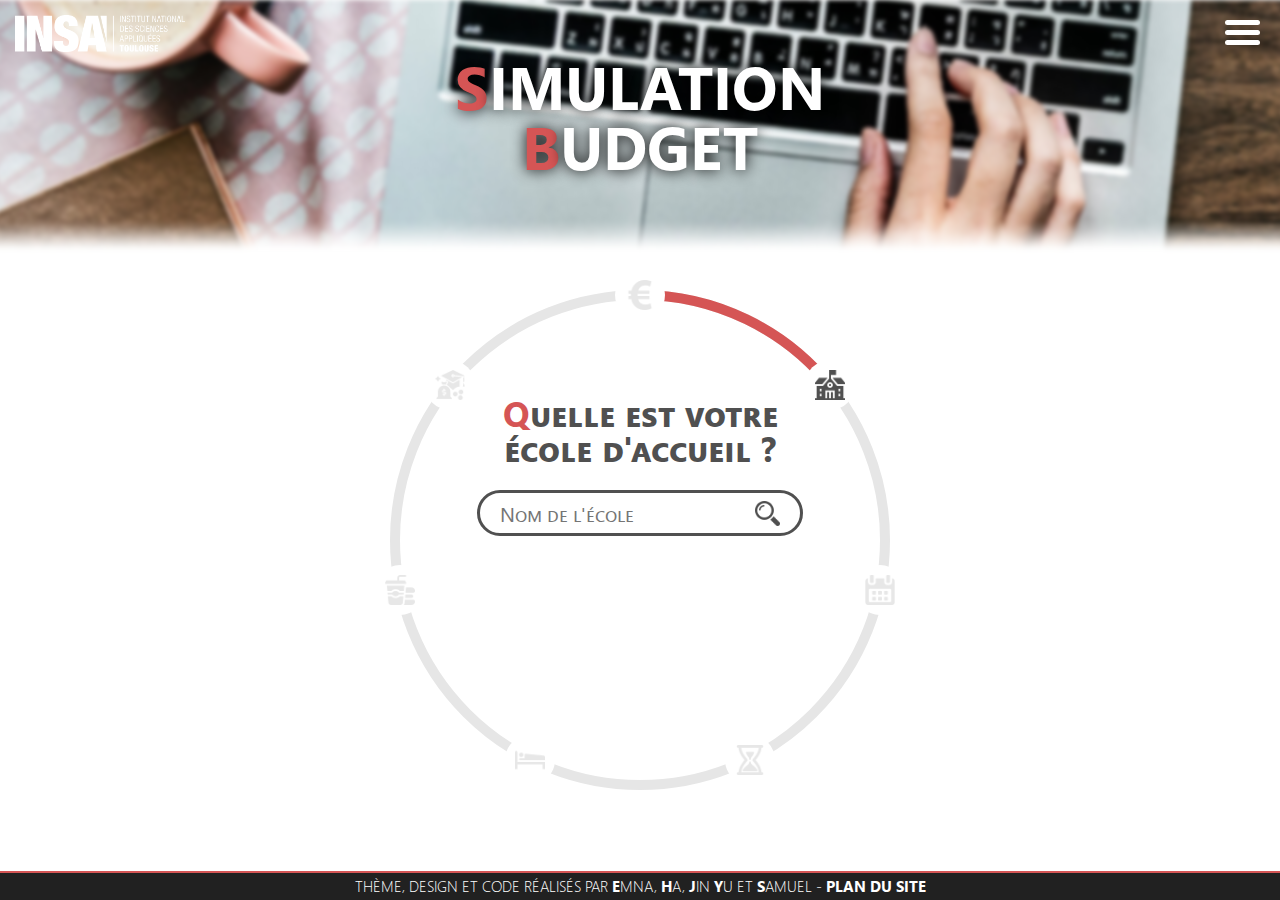
<file: simu.html>
<!DOCTYPE html>
<html lang="fr">
<head>
    <meta charset="UTF-8">
    <meta name="author" content="Emna">
    <meta name="author" content="Ha">
    <meta name="author" content="Jin Yu">
    <meta name="author" content="Samuel">
    <meta name="description" content="Prog Web">
    <meta name="viewport" content="width=device-width, initial-scale=1.0">
    <title>INSA - Prog Web</title>
    <link rel="icon" href="img/favicon-96x96.png" type="image/png" sizes="96x96">
    <link rel="stylesheet" type="text/css" href="css/base.css">
    <link rel="stylesheet" type="text/css" href="css/simu.css">
</head>
<body>
<div id="wrapper">
    <header>
        <img src="img/header_bg_simu.jpg" class="bg">
        <p class="text_bg text_white text_shadow_bt"><span>S</span>imulation<br><span>B</span>udget</p>
        <a href="index.html"><img src="img/logo_insa_w.png" class="logo_insa"></a>
        <nav role="navigation">
            <div class="menuToggle" onclick="menuToggle(this)">
                <div class="line1"></div>
                <div class="line2"></div>
                <div class="line3"></div>
            </div>
            <ul class="menuItems">
                <li><a href="index.html" class="text_white text_shadow">Accueil</a></li>
                <li><a href="offre.html" class="text_white text_shadow">Écoles partenaires</a></li>
                <li><a href="procedure.html" class="text_white text_shadow">Procédure</a></li>
                <li><a href="simu.html" class="text_white text_shadow">Simulation budget</a></li>
                <li><a href="FAQ.html" class="text_white text_shadow">FAQ</a></li>
                <!--<li>FR/EN</li>-->
            </ul>
        </nav>
    </header>
    <div class="progress step_1">
        <svg width="500" height="500" class="not_phone">
            <circle cx="250" cy="250" r="245" fill="none" stroke="#e6e6e6" stroke-width="10"></circle>
            <circle class="progress__value" cx="250" cy="250" r="245" fill="none" stroke="#d55555" stroke-width="10"></circle>
        </svg>
        <svg width="250" height="250" class="not_pc not_tablet">
            <circle cx="125" cy="125" r="122" fill="none" stroke="#e6e6e6" stroke-width="6"></circle>
            <circle class="progress__value" cx="125" cy="125" r="122" fill="none" stroke="#d55555" stroke-width="6"></circle>
        </svg>
        <div class="budget_icon budget_icon_2 active" onclick="changeStep(1)">
            <img src="img/budget_step_2.png" class="icon_step">
            <img src="img/budget_step_black_2.png" class="icon_step in">
            <img src="img/budget_step_red_2.png" class="icon_step on">
        </div>
        <div class="budget_icon budget_icon_3" onclick="changeStep(2)">
            <img src="img/budget_step_3.png" class="icon_step">
            <img src="img/budget_step_black_3.png" class="icon_step in">
            <img src="img/budget_step_red_3.png" class="icon_step on">
        </div>
        <div class="budget_icon budget_icon_4" onclick="changeStep(3)">
            <img src="img/budget_step_4.png" class="icon_step">
            <img src="img/budget_step_black_4.png" class="icon_step in">
            <img src="img/budget_step_red_4.png" class="icon_step on">
        </div>
        <div class="budget_icon budget_icon_5" onclick="changeStep(4)">
            <img src="img/budget_step_5.png" class="icon_step">
            <img src="img/budget_step_black_5.png" class="icon_step in">
            <img src="img/budget_step_red_5.png" class="icon_step on">
        </div>
        <div class="budget_icon budget_icon_6" onclick="changeStep(5)">
            <img src="img/budget_step_6.png" class="icon_step">
            <img src="img/budget_step_black_6.png" class="icon_step in">
            <img src="img/budget_step_red_6.png" class="icon_step on">
        </div>
        <div class="budget_icon budget_icon_7" onclick="changeStep(6)">
            <img src="img/budget_step_7.png" class="icon_step">
            <img src="img/budget_step_black_7.png" class="icon_step in">
            <img src="img/budget_step_red_7.png" class="icon_step on">
        </div>
        <div class="budget_icon budget_icon_1" onclick="changeStep(7)">
            <img src="img/budget_step_1.png" class="icon_step">
            <img src="img/budget_step_black_1.png" class="icon_step in">
            <img src="img/budget_step_red_1.png" class="icon_step on">
        </div>
        <div class="form">
            <div class="form_step active">
                <div class="question">
                    <p>Quelle est votre école d'accueil ?</p>
                </div>
                <div class="answer">
                    <input class="research" type="text" placeholder="Nom de l'école" onkeyup="search()"> <!-- appelle search() à chaque caractère saisi -->
                    <div class="research_result"></div>
                </div>
            </div>
            <div class="form_step">
                <div class="question">
                    <p>Quelle est votre mois de départ ?</p>
                </div>
                <div class="answer">
                    <select class="month">
                        <option value="1">Janvier</option>
                        <option value="2">Février</option>
                        <option value="3">Mars</option>
                        <option value="4">Avril</option>
                        <option value="5">Mai</option>
                        <option value="6">Juin</option>
                        <option value="7">Juillet</option>
                        <option value="8">Août</option>
                        <option value="9">Septembre</option>
                        <option value="10">Octobre</option>
                        <option value="11">Novembre</option>
                        <option value="12">Décembre</option>
                    </select>
                </div>
                <div class="next" onclick="changeStep(0)">
                    <p>NEXT</p>
                    <img src="img/visit_btn_dark.png" class="next_btn">
                </div>
            </div>
            <div class="form_step">
                <div class="question">
                    <p>Combien de temps partez-vous ?</p>
                </div>
                <div class="answer">
                    <input class="number_months" type="number" min="1" max="24" placeholder="0" onchange="checkNumberMonths()" onkeyup="checkNumberMonths()">
                    <p class="number_months_label">mois</p>
                </div>
                <div class="next next_number_months" onclick="changeStep(0)">
                    <p>NEXT</p>
                    <img src="img/visit_btn_dark.png" class="next_btn">
                </div>
            </div>
            <div class="form_step">
                <div class="question">
                    <p>Quelle sera votre type de logement ?</p>
                </div>
                <div class="answer">
                    <div class="logement" onclick="checkLogement(1)">
                        <img src="img/logement_1.png">
                        <div>
                            <p>Résidence universitaire</p>
                        </div>
                    </div>
                    <div class="logement" onclick="checkLogement(2)">
                        <img src="img/logement_2.png">
                        <div>
                            <p>Studio</p>
                        </div>
                    </div>
                    <div class="logement" onclick="checkLogement(3)">
                        <img src="img/logement_3.png">
                        <div>
                            <p>Colocation</p>
                        </div>
                    </div>
                </div>
            </div>
            <div class="form_step">
                <div class="question">
                    <p>Montant de vos dépenses courantes :</p>
                </div>
                <div class="answer">
                    <input class="number_months number_euros cost_of_life" type="number" min="0" step="100" placeholder="0">
                    <p class="number_months_label">€/mois</p>
                </div>
                <div class="next" onclick="changeStep(0)">
                    <p>NEXT</p>
                    <img src="img/visit_btn_dark.png" class="next_btn">
                </div>
            </div>
            <div class="form_step">
                <div class="question">
                    <p>Montant de votre bourse d'étude :</p>
                </div>
                <div class="answer">
                    <input class="number_months number_euros scholarship" type="number" min="0" step="100" placeholder="0">
                    <p class="number_months_label">€/mois</p>
                </div>
                <div class="next" onclick="getPrice()">
                    <p>NEXT</p>
                    <img src="img/visit_btn_dark.png" class="next_btn">
                </div>
            </div>
            <div class="form_step">
                <div class="result">
                    <p></p>
                </div>
            </div>
        </div>
    </div>
    <footer>
        <p class="text_white">Thème, design et code réalisés par <span>E</span>mna, <span>H</span>a, <span>J</span>in <span>Y</span>u et <span>S</span>amuel - <a href="sitemap.html" class="text_white">plan du site</a></p>
    </footer>
</div>
<script type="text/javascript" src="js/request_data.js"></script>
<script type="text/javascript">
    let schools; //liste de toutes les écoles
    let plane_cost_list; //liste des prix des vols
    let plane_cost; //prix du vol en fonction de l'école sélectionnée
    let cost_of_living_list; //liste des prix des coûts de vie
    let cost_of_living; //prix du coût de vie en fonction de l'école sélectionnée
    let tuiton_cost; //prix du coût d'étude en fonction de l'école sélectionnée
    let campus_cost; //prix d'un loyer de résidence universitaire en fonction de l'école sélectionnée
    let accomodation_cost; //prix d'un loyer de studio en fonction de l'école sélectionnée
    let type_accomodation; //type de logement (1: résidence universitaire, 2: studio, 3: colocation

    request.onload = function () { ////attend que les données de data.json soient récupérées
        let data = request.response; //on récupère toutes les données de data.json
        schools = data.schools; //on stocke celles en rapport avec les écoles
        plane_cost_list = data.plane_cost; //on stocke celles en rapport avec les prix de vol
        cost_of_living_list = data.cost_of_living; //on stocke celles en rapport avec les prix des coûts de vie
    };

    function menuToggle(x){
        x.parentElement.classList.toggle("active"); //rajoute/enlève la classe active du burger menu
    }

    let pos_step = 1; //étape active de la simulation

    function changeStep(x){ //permet de se rendre à l'étape x de la simulation (sauf si x=0, où l'on se rend juste à l'étape suivante)
        if ((x === 0 && pos_step !== 7) || (x !== 0 && x < pos_step)){ //on vérifie qu'on n'essaie pas d'accéder à l'étape suivante si on est déjà à la dernière étape, mais aussi qu'on n'essaie pas d'accéder à une étape trop supérieure (+2) à celle active
            //on rend inactive l'ancienne étape active
            document.querySelector('.progress').classList.remove('step_' + pos_step);
            document.querySelector('.budget_icon.active').classList.remove('active');
            document.querySelector('.form_step.active').classList.remove('active');
            if (x === 0){ //si x=0, on se rend juste à l'étape suivante
                pos_step++;
                document.querySelectorAll('.budget_icon').item(pos_step-2).classList.add('done'); //on change la couleur de l'icone de l'ancienne étape active
                //on rend active l'étape suivante
                document.querySelectorAll('.budget_icon').item(pos_step-1).classList.add('active');
                document.querySelectorAll('.form_step').item(pos_step-1).classList.add('active');
            }
            else{
                for (let i = pos_step - 1; i >= x; i--){ //on change la couleur des icones des étapes inférieures à x
                    document.querySelectorAll('.budget_icon').item(i-1).classList.remove('done');
                }
                pos_step = x;
            }
            //on rend active l'étape x
            document.querySelector('.progress').classList.add('step_' + pos_step);
            document.querySelectorAll('.budget_icon').item(pos_step-1).classList.add('active');
            document.querySelectorAll('.form_step').item(pos_step-1).classList.add('active');
        }
    }

    function addPrices(d_country, d_tuiton_cost, d_campus_cost, d_accomodation_cost) { //à l'étape 1 quand l'utilisateur sélectionne son école on stocke les différents coûts en rapport avec l'école
        plane_cost = plane_cost_list[d_country];
        cost_of_living = cost_of_living_list[d_country];
        tuiton_cost = d_tuiton_cost;
        campus_cost = d_campus_cost;
        accomodation_cost = d_accomodation_cost;
        changeStep(0);
    }

    function search() { //renvoie le nom des écoles qui correspondent à la recherche de l'utilisateur
        let research = document.querySelector('.answer .research').value; //récupère la string saisie par l'utilisateur
        let research_result = document.querySelector('.answer .research_result'); //la div qui contiendra les résultats
        research_result.innerHTML = ""; //on initialise la div
        if (research != ""){ //si la string saisie n'est pas vide on filtre
            let nb_result = 0;
            for (let school in schools){
                if (school.toLowerCase().includes(research.toLowerCase())){ //pour chaque école on regarde si le nom correspond à la string saisie par l'utilisateur
                    //si oui on rajoute cette école aux résultats de la recherche
                    research_result.innerHTML += "<p onclick='addPrices(\"" + schools[school].country + "\"," + schools[school].tuiton_cost + "," + schools[school].campus_cost + "," + schools[school].accomodation_cost + ")'>" + school + "</p>";
                    nb_result++;
                }
                if (nb_result > 3) break; //on affiche au maximum 4 écoles
            }
        }
    }

    function checkNumberMonths() { //on vérifie si le nombre de mois saisi par l'utilisateur est valide
        let nb = document.querySelector('.answer .number_months').value;
        let next_number_months = document.querySelector('.next.next_number_months');
        if (nb > 0 && nb < 25){
            next_number_months.style.display = 'block';
        } else {
            next_number_months.style.display = 'none';
        }
    }

    function checkLogement(x) { //à l'étape 4 on stocke le type de logement sélectionné par l'utilisateur
        type_accomodation = x;
        changeStep(0);
    }

    function getPrice() { //renvoie le coût du semestre à l'étranger (estimation fictive)
        let price = 0; //on initialise le coût
        let month = parseInt(document.querySelector('.answer .month').value); //on récupère le mois de départ
        let nb_months = document.querySelector('.answer .number_months').value; //on récupère le nombre de mois
        if (nb_months == "") nb_months=0; //si rien n'a été saisi, par défaut 0
        else nb_months = parseInt(nb_months); //conversion en int
        let cost_of_life = document.querySelector('.answer .cost_of_life').value; //on récupère le coût de vie
        if (cost_of_life == "") cost_of_life=0; //si rien n'a été saisi, par défaut 0
        else cost_of_life = parseInt(cost_of_life); //conversion en int
        let scholarship = document.querySelector('.answer .scholarship').value; //on récupère le montant de la bourse
        if (scholarship == "") scholarship=0; //si rien n'a été saisi, par défaut 0
        else scholarship = parseInt(scholarship); //conversion en int
        for (let i = month; i<month+nb_months-1; i++){ //calcule le nombre de frais de scolarité à payer en fonction du mois de départ et de la durée du voyage
            if (i%12 === 2 || i%12 === 9){
                if (scholarship !==0) price += 600 + tuiton_cost;
                else price += 200 + tuiton_cost;
            }
        }
        price += plane_cost*2; //on rajoute le prix du vol aller-retour
        price += nb_months * (cost_of_life*cost_of_living - scholarship); //on rajoute le coût de vie en fonction de la durée du voyage
        switch (type_accomodation){ //on rajoute le coût du logement en fonction de la durée du voyage
            case 1:
                price += nb_months * campus_cost;
                break;
            case 2:
                price += nb_months * accomodation_cost;
                break;
            case 3:
                price += nb_months * accomodation_cost * 2 / 3;
                break;
        }
        document.querySelector('.result p').innerHTML = Math.round(price) + "€"; //on affiche le prix à l'entier près
        changeStep(0);
    }
</script>
</body>
</html>
</file>
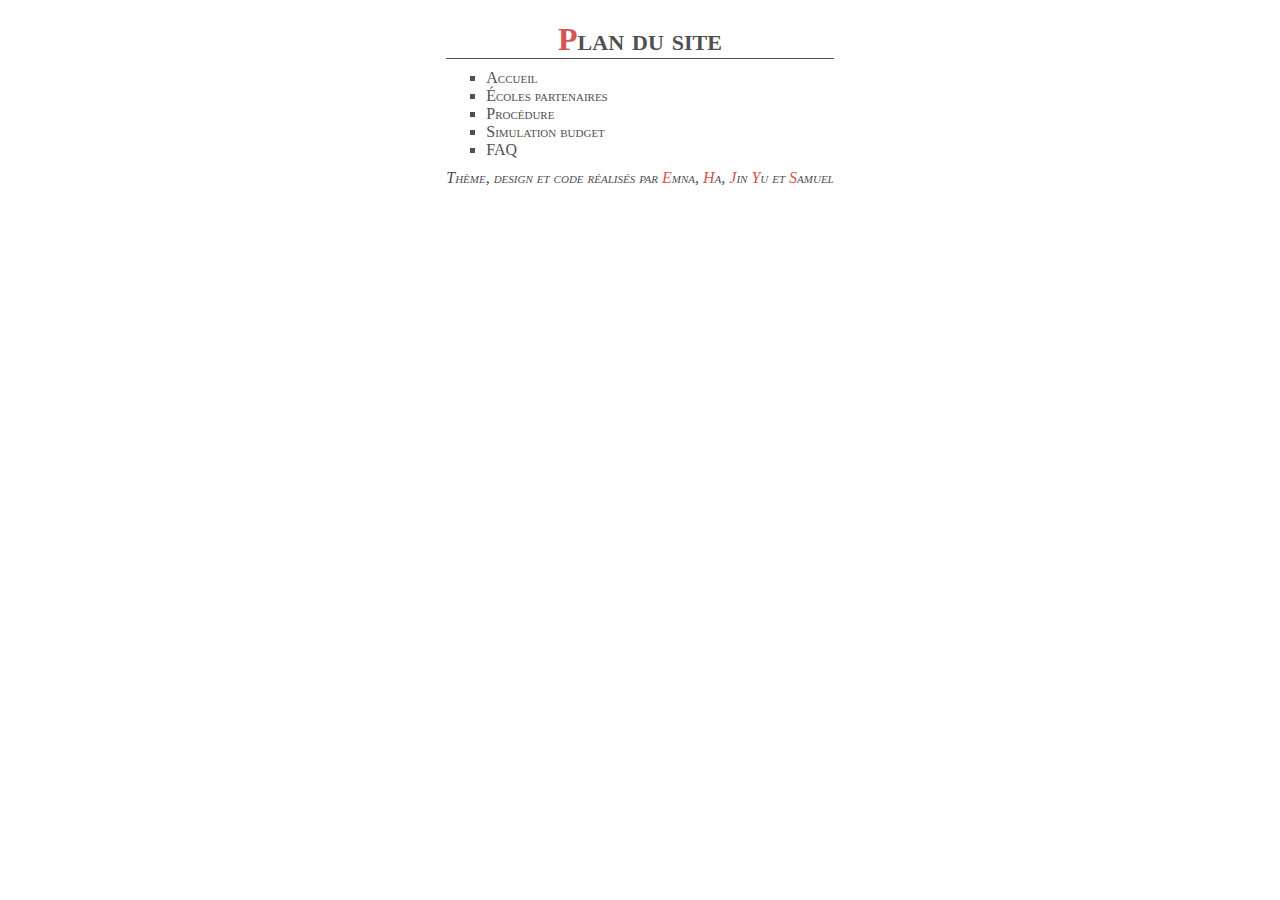
<file: sitemap.html>
<!DOCTYPE html>
<html lang="fr">
<head>
    <meta charset="UTF-8">
    <meta name="author" content="Emna">
    <meta name="author" content="Ha">
    <meta name="author" content="Jin Yu">
    <meta name="author" content="Samuel">
    <meta name="description" content="Prog Web">
    <meta name="viewport" content="width=device-width, initial-scale=1.0">
    <title>Plan du site</title>
    <link rel="icon" href="img/favicon-96x96.png" type="image/png" sizes="96x96">
    <style>
        body{margin: auto; width: fit-content; font-variant: small-caps; color: #505050;}
        h1{margin-bottom: 0; border-bottom: 1px solid #505050; text-align: center;}
        h1:first-letter{color: #d55555;}
        ul{margin: 10px 0; list-style: square;}
        a{text-decoration: none; color: #505050;}
        a:hover{text-decoration: underline #505050;}
        p{font-style: italic; margin: 0; text-align: center;}
        p span{color: #d55555;}
    </style>
</head>
<body>
<h1>Plan du site</h1>
<ul>
    <li><a href="index.html">Accueil</a></li>
    <li><a href="offre.html">Écoles partenaires</a></li>
    <li><a href="procedure.html">Procédure</a></li>
    <li><a href="simu.html">Simulation budget</a></li>
    <li><a href="FAQ.html">FAQ</a></li>
</ul>
<p>Thème, design et code réalisés par <span>E</span>mna, <span>H</span>a, <span>J</span>in <span>Y</span>u et <span>S</span>amuel</p>
</body>
</html>
</file>
<file: css/base.css>
@font-face {
    font-family: "Segoe UI";
    src: url("../fonts/segoeui.woff2") format("woff2"),
    url("../fonts/segoeui.woff") format("woff"),
    url("../fonts/segoeui.ttf") format("opentype");
    font-weight: normal;
    font-style: normal;
}

@font-face {
    font-family: "Segoe UI";
    src: url("../fonts/segoeuib.woff2") format("woff2"),
    url("../fonts/segoeuib.woff") format("woff"),
    url("../fonts/segoeuib.ttf") format("opentype");
    font-weight: bold;
    font-style: normal;
}

@font-face {
    font-family: "Segoe UI";
    src: url("../fonts/segoeuil.woff2") format("woff2"),
    url("../fonts/segoeuil.woff") format("woff"),
    url("../fonts/segoeuil.ttf") format("opentype");
    font-weight: 300;
    font-style: normal;
}

/*
 * Main colors:
 * #d55555 --> Red
 * #505050 --> Black/Dark Grey
 * #e6e6e6 --> Light Grey
 * #ffffff --> White
 */

/*
 * Normalize style for all browsers
 */
html {
    line-height: 1.15;
    -webkit-text-size-adjust: 100%; /*Prevent adjustments of font size after orientation changes in iOS.*/
}

body{
    margin: 0;
    font-family: "Segoe UI", serif;
    color: #505050;
    overflow-x: hidden;
}

#wrapper{
    position: absolute;
    width: 100%;
    min-height: 100%;
    overflow: hidden;
}

a{
    text-decoration: none;
    color: #505050;
    background-color: transparent; /*Remove the gray background on active links in IE 10.*/
}

p{
    margin: 0;
}

strong {
    font-weight: bolder; /*Add the correct font weight in Chrome, Edge, and Safari.*/
}

img {
    border-style: none; /*Remove the border on images inside links in IE 10.*/
}

button, input, select, textarea {
    font-family: inherit;
    font-size: 100%;
    line-height: 1.15;
    margin: 0; /*Remove the margin in Firefox and Safari.*/
}

button, input {
    overflow: visible; /*Show the overflow in IE and Edge.*/
}

button, select {
    text-transform: none; /*Remove the inheritance of text transform in Edge, Firefox, and IE.*/
}

button, [type="button"], [type="reset"], [type="submit"] {
    -webkit-appearance: button; /*Correct the inability to style clickable types in iOS and Safari.*/
}

button::-moz-focus-inner,[type="button"]::-moz-focus-inner,[type="reset"]::-moz-focus-inner,[type="submit"]::-moz-focus-inner {
    border-style: none; /*Remove the inner border and padding in Firefox.*/
    padding: 0;
}

button:-moz-focusring, [type="button"]:-moz-focusring, [type="reset"]:-moz-focusring, [type="submit"]:-moz-focusring {
    outline: 1px dotted ButtonText; /*Restore the focus styles unset by the previous rule.*/
}

button{
    cursor: pointer;
}

button:focus, input:focus, select:focus{
    outline:0;
}

[type="checkbox"], [type="radio"] {
    box-sizing: border-box; /*Add the correct box sizing in IE 10.*/
    padding: 0;
}

[type="number"]::-webkit-inner-spin-button, [type="number"]::-webkit-outer-spin-button {
    height: auto; /*Correct the cursor style of increment and decrement buttons in Chrome.*/
}

[hidden] {
    display: none; /*Add the correct display in IE 10.*/
}

.text_red{
    color: #d55555 !important;
}

.text_white{
    color: #fff !important;
}

.text_shadow_bt{
    text-shadow: 0 0 15px black !important;
}

.text_shadow{
    text-shadow: 0 0 5px black !important;
}

.title{
    font-weight: lighter !important;
    font-variant: small-caps !important;
    font-size: 40px !important;
    margin-bottom: 10px !important;
}

.title:first-letter{
    color: #d55555 !important;
    box-shadow: inset 0 -5px 0 white, inset 0 -7px 0 #d55555 !important;
    -webkit-box-shadow: inset 0 -5px 0 white, inset 0 -7px 0 #d55555 !important;
    -moz-box-shadow: inset 0 -5px 0 white, inset 0 -7px 0 #d55555 !important;
}

.content{
    position: relative;
    width: 972px;
    left: 50%;
    margin-left: -486px;
}

/*
 * Header general
 */

header{
    position: relative;
    width: 100%;
    height: 250px;
    /*overflow: hidden;*/
}

header .logo_insa{
    position: absolute;
    margin: 15px;
    width: 170px;
    z-index: 1;
}

/*
 * Footer general
 */

footer{
    position: absolute;
    left: 0;
    bottom: 0;
    width: 100%;
    height: auto;
    background-color: #212121;
    border-top: 2px solid #d55555;
    text-align: center;
}

footer p{
    padding: 5px 0;
    font-size: 15px;
    font-weight: lighter;
    text-transform: uppercase;
}

footer span, footer a{
    font-weight: 600;
}

/*
 * Hamburger Menu
 */

nav{
    position: absolute;
    right: 0;
    padding: 15px 20px;
}

.menuToggle {
    position: relative;
    left: 100%;
    margin-left: -35px;
    display: inline-block;
    cursor: pointer;
}

.line1, .line2, .line3 {
    width: 35px;
    height: 5px;
    background-color: #fff;
    margin: 5px 0;
    -webkit-border-radius: 5px;
    -moz-border-radius: 5px;
    border-radius: 5px;
    -webkit-transition: 0.4s;
    -moz-transition: 0.4s;
    -ms-transition: 0.4s;
    -o-transition: 0.4s;
    transition: 0.4s;
}

nav.active .line1 {
    -webkit-transform: rotate(-45deg) translate(-7px, 7px);
    -moz-transform: rotate(-45deg) translate(-7px, 7px);
    transform: rotate(-45deg) translate(-7px, 7px);
}

nav.active .line2 {opacity: 0;}

nav.active .line3 {
    -webkit-transform: rotate(45deg) translate(-7px, -7px);
    -moz-transform: rotate(45deg) translate(-7px, -7px);
    transform: rotate(45deg) translate(-7px, -7px);
}

.menuItems{
    opacity: 0;
    visibility: hidden;
    list-style: none;
    text-align: right;
    margin: -5px 0 0 0;
    -webkit-transition: 0.4s opacity, 0s visibility;
    -moz-transition: 0.4s opacity, 0s visibility;
    -ms-transition: 0.4s opacity, 0s visibility;
    -o-transition: 0.4s opacity, 0s visibility;
    transition: 0.4s opacity, 0s visibility;
}

nav.active .menuItems{
    opacity: 1;
    visibility: visible;
}

.menuItems li{
    margin: 10px 0;
    text-transform: uppercase;
    font-weight: lighter;
    font-size: 20px;
    text-shadow: 0 0 15px black;
}

/* Phone */
@media only screen and (max-width: 767px) {
    .content{
        width: 320px;
        margin-left: -160px;
    }

    .title{
        font-size: 30px !important;
    }

    .title:first-letter{
        box-shadow: inset 0 -3px 0 white, inset 0 -5px 0 #d55555 !important;
        -webkit-box-shadow: inset 0 -3px 0 white, inset 0 -5px 0 #d55555 !important;
        -moz-box-shadow: inset 0 -3px 0 white, inset 0 -5px 0 #d55555 !important;
    }

    .not_phone{
        display: none !important;
    }

    /*
     * Header general
     */
    header{
        height: 150px;
    }

    header .logo_insa{
        width: 140px;
    }

    /*
     * Nav
     */
    nav{
        -webkit-transition: 0.4s;
        -moz-transition: 0.4s;
        -ms-transition: 0.4s;
        -o-transition: 0.4s;
        transition: 0.4s;
        background-color: transparent;
        z-index: 0;
        height: 100vh;
        width: 100%;
    }

    nav.active{
        position: fixed;
        background-color: #505050;
        z-index: 1000;
        height: 100vh;
        width: 100%;
    }

    /*
     * Footer general
     */
    footer{
        border-top: 1px solid #d55555;
    }

    footer p{
        font-size: 8px;
    }
}

/* Tablet */
@media only screen and (min-width: 768px) and (max-width: 991px) {
    /*
     * Nav
     */
    nav{
        -webkit-transition: 0.4s;
        -moz-transition: 0.4s;
        -ms-transition: 0.4s;
        -o-transition: 0.4s;
        transition: 0.4s;
        background-color: transparent;
        z-index: 0;
        height: 100vh;
        width: 100%;
    }

    nav.active{
        position: fixed;
        background-color: #505050;
        z-index: 1000;
        height: 100vh;
        width: 100%;
    }

    .title{
        font-size: 30px !important;
    }

    .content{
        width: 768px;
        margin-left: -384px;
    }

    .not_tablet{
        display: none !important;
    }
}

/* PC */
@media only screen and (min-width: 992px) {
    .not_pc{
        display: none !important;
    }
}
</file>
<file: css/homepage.css>
/*
 * Header
 */
header{
    height: 390px !important;
}

header .bg{
    position: absolute;
    left: 50%;
    margin-left: -1000px;
    min-width: 100%;
    filter: blur(2px);
    -webkit-filter: blur(2px);
}

header .student_bg{
    position: absolute;
    height: 350px;
    top: 40px;
    left: 20%;
}

header .text_bg{
    position: absolute;
    text-align: center;
    width: 100%;
    font-size: 45px;
    line-height: 45px;
    top: 140px;
    margin-top: -60px;
    font-weight: lighter;
    text-transform: uppercase;
}

header .text_bg span{
    font-size: 60px;
    line-height: 60px;
    font-weight: bold;
}

/*
 * Chiffres
 */
.chiffres{
    display: flex;
    text-align: center;
    margin-top: 10px;
}

.chiffres div{
    width: 33%;
    font-size: 30px;
}

.chiffres div img{
    font-weight: lighter;
    width: 20%;
}

.chiffres p span{
    font-weight: bold;
    font-size: 40px;
}

/*
 * Avantages
 */
.avantages{
    display: flex;
    margin-top: 50px;
}

.avantages .left{
    width: 50%;
    text-align: right;
}

.avantages .right{
    width: 50%;
    text-align: left;
}

.avantages p{
    width: 70%;
}

.avantages .left p{
    float: right;
}

.avantages_txt_num{
    font-weight: bold;
    font-size: 80px;
}

.avantages_txt_title{
    font-weight: 500;
    font-size: 25px;
    margin-bottom: 10px;
}

.avantages_txt_content{
    font-weight: lighter;
    font-size: 20px;
    margin-bottom: 20px;
}

.avantages img{
    width: 60%;
    margin: 0 40px;
}

/*
 * Slider
 */
.partner_schools_title{
    margin-left: -436px !important;
    margin-top: 30px;
}

.slider{
    position: relative;
    width: 100%;
    height: 400px;
    background-color: #e6e6e6;
    overflow: hidden;
}

.navigation{
    position: absolute;
    height: 30px;
    top: 50%;
    margin-top: -15px;
    cursor: pointer;
    z-index: 2;
}

.navigation.previous{
    left: 10px;
    transform: rotateY(180deg);
    -webkit-transform: rotateY(180deg);
    -moz-transform: rotateY(180deg);
}

.navigation.next{
    right: 10px;
}

.pagination{
    position: absolute;
    bottom: 10px;
    width: 100%;
    text-align: center;
    z-index: 2;
}

.page_count{
    width: 20px;
    height: 20px;
    border: #fff solid 2px;
    -webkit-border-radius: 100%;
    -moz-border-radius: 100%;
    border-radius: 100%;
    -webkit-box-sizing: border-box;
    -moz-box-sizing: border-box;
    box-sizing: border-box;
    margin: 0 5px;
    display: inline-block;
    cursor: pointer;
    -webkit-transition: 0.4s;
    -moz-transition: 0.4s;
    -ms-transition: 0.4s;
    -o-transition: 0.4s;
    transition: 0.4s;
}

.page_count.active, .page_count:hover{
    background-color: #fff;
}

.see_more{
    position: absolute;
    right: 10px;
    top: 10px;
    cursor: pointer;
    z-index: 2;
}

.see_more img{
    height: 30px;
    display: inline-block;
    vertical-align: middle;
    margin-bottom: 5px;
}

.see_more p{
    display: inline-block;
    font-size: 20px;
    line-height: 30px;
    font-weight: lighter;
}

.slider .slides, .slider .slides .slide{
    position: absolute;
    width: 100%;
    height: 100%;
}

.slider .slides .slide{
    opacity: 0;
    -webkit-transition: 0.4s;
    -moz-transition: 0.4s;
    -ms-transition: 0.4s;
    -o-transition: 0.4s;
    transition: 0.4s;
}

.slider .slides .slide.active{
    opacity: 1;
    z-index: 1;
}

.slider .slides .slide img{
    position: absolute;
    width: 100%;
    bottom: 0;
}

.slider .slides .slide .slide_txt{
    position: absolute;
    width: 872px;
    left: 50%;
    top: 50%;
    margin-left: -436px;
    margin-top: -30px;
}

.slider .slides .slide .name{
    font-size: 60px;
    line-height: 60px;
    font-weight: bold;
}

.slider .slides .slide .line{
    width: 40px;
    height: 3px;
    background-color: #d55555;
    display: inline-block;
    vertical-align: top;
    margin: 14px 0;
}

.slider .slides .slide .location{
    font-size: 30px;
    line-height: 30px;
    font-weight: lighter;
    display: inline-block;
    margin-left: 5px;
}

/*
 * Procédure
 */
.procedure{
    text-align: center;
    margin-top: 20px;
}

.road{
    position: relative;
    display: flex;
    flex-wrap: wrap;
}

.step{
    width: 24%;
    margin: 0 auto 20px auto;
}

.step div{
    position: relative;
    width: 150px;
    height: 150px;
    border: 10px solid #e6e6e6;
    border-radius: 100%;
    margin: 0 auto;
    -webkit-transition: 0.4s;
    -moz-transition: 0.4s;
    -ms-transition: 0.4s;
    -o-transition: 0.4s;
    transition: 0.4s;
}

.step div:hover{
    background-color: #e6e6e6;
}

.step div img{
    width: 80px;
    top: 50%;
    margin-top: -40px;
    position: absolute;
    left: 50%;
    margin-left: -40px;
}

.step .num{
    font-weight: 500;
    font-size: 35px;
    margin-bottom: 5px;
}

.step .content{
    font-weight: lighter;
    font-size: 20px;
    margin-top: 5px;
}

.road_arc, .road_line, .road_vide{
    width: 7%;
}

.procedure_btn{
    padding: 10px 20px;
    border: 2px solid #d55555;
    font-weight: lighter;
    font-size: 20px;
    border-radius: 20px;
    margin-bottom: 30px;
    background-color: #fff;
}

/*
 * Témoignages
 */
.temoignages{
    text-align: center;
    margin-top: -75px;
}

.temoignages .title{
    color: #fff !important;
    margin-bottom: 50px !important;
}

.temoignages .title:first-letter{
    box-shadow: inset 0 -2px 0 #d55555 !important;
    -webkit-box-shadow: inset 0 -2px 0 #d55555 !important;
    -moz-box-shadow: inset 0 -2px 0 #d55555 !important;
}

.temoignages_bg{
    position: relative;
    left: 50%;
    margin-left: -1000px;
}

.temoignages_icon{
    position: relative;
    width: 100px;
    display: inline-block;
    vertical-align: top;
}

.temoignages_content{
    display: inline-block;
    width: 50%;
    margin-left: 30px;
    text-align: left;
}

.temoignages_content_txt{
    display: none;
    font-size: 16px;
    line-height: 16px;
}

.temoignages_content_txt.active{
    display: block;
}

.temoignages_profile{
    display: inline-block;
    margin-top: 20px;
    cursor: pointer;
    width: 50px;
    text-align: center;
    margin-right: 10px;
}

.temoignages_profile p{
    display: flex;
    justify-content: center;
    align-items: center;
    margin-left: 8px;
    opacity: 0;
    -webkit-transition: 0.4s;
    -moz-transition: 0.4s;
    -ms-transition: 0.4s;
    -o-transition: 0.4s;
    transition: 0.4s;
}

.temoignages_profile.active p{
    opacity: 1;
}

.temoignages_profile .name{
    font-weight: bold;
    font-size: 15px;
    margin-top: 2px;
    margin-bottom: 2px;
}

.temoignages_profile .location{
    font-weight: lighter;
    font-size: 10px;
}

.temoignages_profile img{
    width: 50px;
    padding: 2px;
    border: 2px solid #fff;
    filter: grayscale(100%);
    -webkit-filter: grayscale(100%);
    -webkit-transition: 1s;
    -moz-transition: 1s;
    -ms-transition: 1s;
    -o-transition: 1s;
    transition: 1s;
}

.temoignages_profile.active img{
    border-radius: 100%;
    border: 2px solid #d55555;
}

.temoignages_profile.active img, .temoignages_profile:hover img{
    filter: grayscale(0%);
    -webkit-filter: grayscale(0%);
}

/*
 * Séparateur
 */
.separator{
    width: 100%;
    text-align: center;
    margin: 30px 0 40px 0;
}

.separator_line{
    display: inline-block;
    height: 10px;
    width: 120px;
    border-radius: 5px;
    background-color: #e6e6e6;
}

.separator_point{
    display: inline-block;
    height: 10px;
    width: 10px;
    border-radius: 100%;
    background-color: #e6e6e6;
    margin: 0 10px;
}

/*
 * Links
 */
.links{
    text-align: center;
    z-index: 1;
}

.links .square{
    position: relative;
    width: 250px;
    height: 250px;
    display: inline-block;
    cursor: pointer;
}

.links .square{
    margin: 0 15px;
}

.links .square .square_bg{
    width: 100%;
    position: absolute;
    left: 0;
    top: 0;
    -webkit-transition: 1s;
    -moz-transition: 1s;
    -ms-transition: 1s;
    -o-transition: 1s;
    transition: 1s;
}

.links .square:hover .square_bg{
    filter: contrast(130%);
    -webkit-filter: contrast(130%);
}

.links .square div{
    position: absolute;
    bottom: 10px;
    right: 10px;
}

.links .square div p{
    display: inline-block;
    font-size: 30px;
    font-weight: lighter;
    text-align: right;
    width: 200px;
    vertical-align: super;
}

.links .square div img{
    display: inline-block;
    height: 30px;
}

/*
 * Contact
 */
.contact{
    position: relative;
    width: 100%;
    text-align: center;
    background-color: #212121;
    padding-top: 75px;
    margin-top: -75px;
}

.contact .title{
    margin-top: 20px;
    color: #fff;
}

.contact .title:first-letter{
    box-shadow: inset 0 -5px 0 #212121, inset 0 -7px 0 #d55555 !important;
    -webkit-box-shadow: inset 0 -5px 0 #212121, inset 0 -7px 0 #d55555 !important;
    -moz-box-shadow: inset 0 -5px 0 #212121, inset 0 -7px 0 #d55555 !important;
}

.contact .coords{
    padding: 15px 0 70px 0;
}

.contact .coord{
    display: inline-block;
    vertical-align: top;
    width: 40%;
}

.contact .left{
    text-align: right;
}

.contact .right{
    text-align: left;
}

.contact .mail_icon{
    width: 60px;
    margin: -30px 20px 0 20px;
    position: relative;
    top: 57px;
}

.contact .name{
    font-size: 40px;
    line-height: 40px;
    font-weight: lighter;
    font-variant: small-caps;
}

.contact .name span{
    font-weight: 500;
}

.contact .fonction{
    font-size: 25px;
    line-height: 25px;
    font-weight: lighter;
    display: inline-block;
    margin: 5px;
    vertical-align: middle;
}

.contact .line{
    height: 2px;
    width: 30px;
    background-color: #d55555;
    display: inline-block;
}

.contact .mail{
    font-size: 17px;
    line-height: 20px;
    font-weight: bold;
    font-variant: small-caps;
}

/* Phone */
@media only screen and (max-width: 767px) {
    /*
     * Header
     */
    header{
        height: 200px !important;
    }

    header .bg{
        height: 200px;
        margin-left: -666px;
    }

    header .text_bg{
        font-size: 25px;
        line-height: 25px;
        top: 100px;
        margin-top: -35px;
    }

    header .text_bg span{
        font-size: 35px;
        line-height: 35px;
    }

    /*
     * Chiffres
     */
    .chiffres div{
        font-size: 15px;
    }

    .chiffres div img{
        width: 25%;
    }

    .chiffres p span{
        font-size: 20px;
    }

    /*
     * Avantages
     */
    .avantages{
        margin-top: 15px;
        display: block;
    }

    .avantages .right{
        width: 100%;
    }

    .avantages p{
        width: 100%;
    }

    .avantages_txt_num{
        font-size: 40px;
    }

    .avantages_txt_title{
        font-size: 15px;
        margin-bottom: 5px;
    }

    .avantages_txt_content{
        font-size: 10px;
        margin-bottom: 10px;
    }

    .avantages img{
        display: none;
    }

    /*
     * Slider
     */
    .partner_schools_title{
        margin-left: -160px !important;
        margin-top: 15px;
    }

    .slider{
        height: 200px;
    }

    .navigation{
        height: 15px;
        margin-top: -30px;
        padding: 15px;
    }

    .navigation.previous{
        left: -5px;
    }

    .navigation.next{
        right: -5px;
    }

    .page_count{
        width: 10px;
        height: 10px;
        border: #fff solid 1px;
    }

    .see_more img{
        height: 15px;
        margin-bottom: 2.5px;
    }

    .see_more p{
        font-size: 10px;
        line-height: 15px;
    }

    .slider .slides .slide .slide_txt{
        width: 250px;
        margin-left: -125px;
        margin-top: -22.5px;
    }

    .slider .slides .slide .name{
        font-size: 30px;
        line-height: 30px;
    }

    .slider .slides .slide .line{
        width: 20px;
        height: 2px;
        margin: 7px 0;
    }

    .slider .slides .slide .location{
        font-size: 15px;
        line-height: 15px;
    }

    /*
     * Procédure
     */
    .procedure{
        margin-top: 15px;
    }

    .step{
        width: 50%;
        margin: 0 auto 10px auto;
    }

    .step div{
        width: 75px;
        height: 75px;
        border: 5px solid #e6e6e6;
    }

    .step div img{
        width: 40px;
        margin-top: -20px;
        margin-left: -20px;
    }

    .step .num{
        font-size: 15px;
        margin-bottom: 2.5px;
    }

    .step .content{
        font-size: 10px;
        margin-top: 2.5px;
    }

    .road_arc, .road_line, .road_vide{
        width: 0;
    }

    .procedure_btn{
        padding: 5px 10px;
        border: 1px solid #d55555;
        font-size: 10px;
        border-radius: 10px;
        margin-bottom: 15px;
    }

    /*
     * Témoignages
     */
    .temoignages_icon{
        width: 50px;
    }

    .temoignages_content{
        margin-left: 15px;
    }

    .temoignages_content_txt{
        font-size: 10px;
        line-height: 10px;
    }

    .temoignages_profile{
        margin-top: 10px;
        width: 25px;
        margin-right: 5px;
    }

    .temoignages_profile p{
        margin-left: 4px;
    }

    .temoignages_profile .name{
        font-size: 8px;
        margin-top: 1px;
        margin-bottom: 1px;
    }

    .temoignages_profile .location{
        font-size: 5px;
    }

    .temoignages_profile img{
        width: 25px;
        padding: 1px;
        border: 1px solid #fff;
    }

    .temoignages_profile.active img{
        border: 1px solid #d55555;
    }

    /*
     * Séparateur
     */
    .separator{
        margin: 0 0 15px 0;
    }

    .separator_line{
        height: 5px;
        width: 60px;
        border-radius: 3px;
    }

    .separator_point{
        height: 5px;
        width: 5px;
        margin: 0 5px;
    }

    /*
     * Links
     */
    .links .square{
        width: 125px;
        height: 125px;
        margin: 0 5px;
    }

    .links .square div{
        bottom: 5px;
        right: 5px;
    }

    .links .square div p{
        font-size: 15px;
        width: 100px;
    }

    .links .square div img{
        height: 15px;
        margin-bottom: 3px;
    }

    /*
     * Contact
     */
    .contact{
        padding-top: 75px;
        margin-top: -75px;
    }

    .contact .title{
        margin-top: 10px;
    }

    .contact .title:first-letter{
        box-shadow: inset 0 -3px 0 #212121, inset 0 -5px 0 #d55555 !important;
        -webkit-box-shadow: inset 0 -3px 0 #212121, inset 0 -5px 0 #d55555 !important;
        -moz-box-shadow: inset 0 -3px 0 #212121, inset 0 -5px 0 #d55555 !important;
    }

    .contact .coords{
        padding: 7.5px 0 40px 0;
    }

    .contact .mail_icon{
        width: 30px;
        margin: -15px 10px 0 10px;
        top: 28px;
    }

    .contact .name{
        font-size: 15px;
        line-height: 15px;
    }

    .contact .fonction{
        font-size: 10px;
        line-height: 10px;
        margin: 0;
    }

    .contact .line{
        height: 1px;
        width: 15px;
    }

    .contact .mail{
        font-size: 8px;
        line-height: 20px;
    }
}

/* Tablet */
@media only screen and (min-width: 768px) and (max-width: 991px) {
    /*
     * Avantages
     */
    .avantages p{
        margin-left: 10px;
        margin-right: 10px;
    }

    .avantages_txt_num{
        font-size: 60px;
    }

    .avantages_txt_title{
        font-size: 20px;
    }

    .avantages_txt_content{
        font-size: 15px;
    }

    /*
     * Slider
     */
    .partner_schools_title{
        margin-left: -384px !important;
    }

    .slider .slides .slide .slide_txt{
        width: 678px;
        margin-left: -339px;
    }
}
</file>
<file: css/FQA.css>
.titreFAQ{
    margin: 20px 50px 5px 50px;
    text-align: left;
}

.titreFAQ::first-letter {
    color: #d55555;
}

.titreFAQ_1::first-letter {
    color: #d55555;
}

.contentFAQ{
    margin: 0 50px 20px 51px;
    padding-left: 5px;
    text-align: justify;
    border-left: 2px solid lightgrey;
    border-spacing:5px;
}

.paragraph_line{
    margin-left: 200px;
}

.content{
    margin-bottom: 50px;
}

header{
    height: 350px !important;
}

header .bg_FAQ{
    position: absolute;
    left: 50%;
    margin-left: -1000px;
    min-width: 100%;
}

header .man_bg{
    position: absolute;
    height: 310px;
    top: 40px;
    left: 37%;
}
header .bg_wall_FAQ{
    position: absolute;
    height: 350px;
    top:0;
    left:0;
    z-index: 0;
}

.bar_de_recherche{
    position: absolute;
    top: 50%;
    left: 10%;
    border-radius: 25px;
    padding: 10px 20px;
    border: 2px solid white;
    color: white;
    -webkit-appearance: none;
    -moz-appearance: none;
    appearance: none;
    background: url('../img/search_icon_white.png') transparent right center no-repeat;
    background-size: 20px;
    background-origin: content-box;
}

.bar_de_recherche::placeholder{
    color: white;
}

.btn_summit
{
    background: transparent;
    border: none;
}

@media screen and (max-width: 767px) {
    .titreFAQ {
        margin: 10px 25px 2.5px 25px;
    }

    .contentFAQ {
        margin: 0 25px 10px 25px;
        padding-left: 2px;
        border-left: 1px solid lightgrey;
        border-spacing: 2.5px;
    }

    .paragraph_line {
        margin-left: 20px;
    }

    header {
        height: 200px !important;
    }

    header .bg_FAQ {
        height: 175px;
        left: 1000px;
    }

    header .man_bg {
        position: absolute;
        height: 140px;
        top: 60px;
        left: 200px;
    }

    header .bg_wall_FAQ {
        position: absolute;
        height: 200px;
        width: 300px;
    }

    .bar_de_recherche{
        top: 110px;
        left: 5%;
        border-radius: 25px;
        width: 100px;
        background-size: 15px;
    }

}

/* Tablet */
@media only screen and (min-width: 768px) and (max-width: 991px) {
    header {
        height: 300px !important;
    }

    header .bg_wall_FAQ {
        height: 300px;
    }

    header .bg_FAQ {
        height: 250px;
    }

    header .man_bg {
        height: 250px;
        left: 450px;
        top: 50px;
    }
}
</file>
<file: css/offre.css>
/*
 * Header
 */

header .bg {
    position: absolute;
    left: 50%;
    margin-left: -1000px;
    min-width: 100%;
    filter: blur(2px);
    -webkit-filter: blur(2px);
}

.filter {
    position: absolute;
    width: 1000px;
    top: 100px;
    left: 50%;
    margin-left: -500px;
    text-align: center;
}

.filter .filter_search {
    position: relative;
    width: 150px;
    height: 40px;
    font-size: 15px;
    border-radius: 10px;
    border: 3px solid #ffffff;
    -webkit-appearance: none;
    -moz-appearance: none;
    appearance: none;
    background: url('../img/next_btn_black_90deg.png') transparent right center no-repeat;
    background-size: 15px;
    background-color: #ffffff;
    font-variant: small-caps;
    color: #505050;

}

.filter option {
    color: #505050;
}

/*
 * Content
 */

.research {
    position: relative;
    width: 50%;
    left: 25%;
    margin: 30px 0;
    height: 20px;
    border: 3px solid #505050;
    border-radius: 60px;
    padding: 10px 20px;
    font-size: 20px;
    line-height: 20px;
    color: #505050;
    font-variant: small-caps;
    background: url('../img/search_icon.png') transparent right center no-repeat;
    background-size: 25px;
    background-origin: content-box;
}

.favori_btn{
    position: absolute;
    top: 280px;
    right: 0;
    background-color: #e6e6e6;
    border-radius: 20px 0 0 20px;
    width: fit-content;
    height: 22px;
    color: white;
    padding: 11px 12px 13px 12px;
    margin: 0 auto 10px auto;
    cursor: pointer;
    -webkit-transition: 0.4s;
    -moz-transition: 0.4s;
    -ms-transition: 0.4s;
    -o-transition: 0.4s;
    transition: 0.4s;
}

.favori_btn.active:hover{
    background-color: #e6e6e6;
}

.favori_btn:hover, .favori_btn.active{
    background-color: #d55555;
}

.favori_btn img{
    height: 20px;
    display: inline-block;
    vertical-align: middle;
    margin-left: 3px;
    -webkit-transition: 0.4s;
    -moz-transition: 0.4s;
    -ms-transition: 0.4s;
    -o-transition: 0.4s;
    transition: 0.4s;
}

.favori_btn:hover img, .favori_btn.active img{
    -webkit-filter: brightness(1) sepia(1) saturate(20) contrast(1);
    filter: brightness(1) sepia(1) saturate(20) contrast(1);
}

.favori_btn.active:hover img{
    -webkit-filter: none;
    filter: none;
}

.schools, .favoris {
    text-align: center;
    margin-bottom: 40px;
    display: none;
}

.schools.active, .favoris.active{
    display: block;
}

.title{
    margin-top: 20px;
}

.school {
    position: relative;
    width: 230px;
    height: 230px;
    display: inline-block;
    margin: 7px;
    text-align: left;
    overflow: hidden;
}

.school .image {
    position: absolute;
    top: 0;
    width: 100%;
    height: 100%;
}

.school .name {
    position: absolute;
    bottom: 30px;
    left: 10px;
    font-weight: bold;
    width: 80%;
}

.school .city {
    position: absolute;
    bottom: 10px;
    left: 10px;
    display: inline-block;
}

.school .city p {
    display: inline-block;
}

.city .line {
    height: 2px;
    width: 20px;
    background-color: #d55555;
    display: inline-block;
    vertical-align: middle;
    margin-right: 5px;
}

.school:hover .over {
    top: 0;
}

.school .over {
    position: absolute;
    top: -100%;
    left: 0;
    width: 100%;
    height: 100%;
    background-color: rgba(0, 0, 0, 0.5);
    -webkit-transition: 0.4s;
    -moz-transition: 0.4s;
    -ms-transition: 0.4s;
    -o-transition: 0.4s;
    transition: 0.4s;
    font-size: 15px;
    background-size: 15px;
    font-variant: small-caps;
    color: #9E9E9E;
    display: inline-block;
}

.school .over img {
    height: 20px;
}

.school .info {
    position: absolute;
    top: 10px;
    left: 10px;
}

.school .info p {
    margin: 7px;
}

.school .visit {
    position: absolute;
    bottom: 10px;
    right: 10px;
}

.school .visit img {
    width: 30px;
    height: 30px;
}

/* Phone */
@media only screen and (max-width: 767px) {
    /* Header */
    header .bg {
        height: 150px;
        margin-left: -600px;
    }

    .filter {
        position: absolute;
        width: 500px;
        top: 70px;
        left: 50%;
        margin-left: -250px;
    }

    .filter .filter_search {
        position: relative;
        width: 75px;
        height: 20px;
        font-size: 7px;
        border-radius: 5px;
        border: 1px solid #ffffff;
        -webkit-appearance: none;
        -moz-appearance: none;
        appearance: none;
        background: url('../img/next_btn_black_90deg.png') transparent right center no-repeat;
        background-size: 7px;
        background-color: #ffffff;
        font-variant: small-caps;
        color: #9E9E9E;
        margin: 0.5px;

    }

    /* Content */
    .research {
        position: relative;
        width: 50%;
        left: 43%;
        margin: 20px 0 10px -25%;
        height: 10px;
        border: 2px solid #505050;
        border-radius: 60px;
        padding: 10px 20px;
        font-size: 15px;
        line-height: 20px;
        color: #505050;
        font-variant: small-caps;
        background: url('../img/search_icon.png') transparent right center no-repeat;
        background-size: 15px;
        background-origin: content-box;
    }

    .school{
        margin: 3px;
    }
}
</file>
<file: css/procedure.css>
/*
 * Header
 */

header .bg{
    position: absolute;
    left: 50%;
    margin-left: -1000px;
    min-width: 100%;
}

header .text_bg{
    position: absolute;
    text-align: center;
    width: 100%;
    font-size: 45px;
    line-height: 45px;
    top: 140px;
    margin-top: -60px;
    font-weight: lighter;
    text-transform: uppercase;
}


header .text_bg span{
    font-size: 60px;
    line-height: 60px;
    font-weight: bold;
}

/*
 * Content
 */
.content{
    margin-top: 40px;
    margin-bottom: 50px;
}

.border_procedure_icon1{
  width: 140px;
  height: 140px;
  border-radius: 100%;
  border: 10px solid #e6e6e6;
  position: relative;
  float: right;
}

.border_procedure_icon1 img {
  top: 50%;
  margin-top: -40px;
  position: absolute;
  margin-left: -40px;
  left: 50%;
  height: 80px;
  width: 80px;
}

.border_procedure_icon2{
  width: 140px;
  height: 140px;
  border-radius: 100%;
  border: 10px solid #e6e6e6;
  position: relative;
  float: left;
}

.border_procedure_icon2 img {
  top: 50%;
  margin-top: -40px;
  position: absolute;
  margin-left: -40px;
  left: 50%;
  height: 80px;
  width: 80px;
}

.column_left1 {
    float: left;
    width: 25%;
    height:170px;
    padding-right: 5%;
}

.column_right1 {
    float: left;
    width: 70%;
    height:170px;
    text-align: left;
}

.column_left2 {
      float: left;
      width: 70%;
      height:170px;
      text-align: right;
}

.column_right2 {
    float: left;
    width: 25%;
    height:170px;
    padding-left: 5%;
}

.row:after {
    content: "";
    display: table;
    clear: both;
}

.title_step1 {
  text-align : left;
  font-weight: bold;
  font-size: 20px;
  line-height: 40px;
}

.title_step2 {
  text-align : right;
  font-weight: bold;
  font-size: 20px;
  line-height: 40px;
}

.txt_red_step {
  color: #d55555;
  line-height: 30px;
  font-size: 18px;
  font-style: italic;

}

.arrow {
    height: 14px;
    width : 14px;
}


/*
 * Phone
*/
@media only screen and (max-width : 767px){

  header .bg{
      height: 150px;
      margin-left: -600px;
  }

  header .text_bg{
      font-size: 35px;
      line-height: 35px;
      top: 75px;
      margin-top: -17px;
    }

    header .text_bg span{
        font-size: 30px;
        line-height: 30px;
        font-weight: bold;

  }

  .content{
      margin-top: 20px;
      margin-bottom: 25px;
  }
  .border_procedure_icon1{
    width: 70px;
    height: 70px;
    border-radius: 100%;
    border: 5px solid #e6e6e6;
    position: relative;
    float: right;
  }

  .border_procedure_icon1 img {
    top: 50%;
    margin-top: -20px;
    position: absolute;
    margin-left: -20px;
    left: 50%;
    height: 40px;
    width: 40px;
  }

  .border_procedure_icon2{
    width: 70px;
    height: 70px;
    border-radius: 100%;
    border: 5px solid #e6e6e6;
    position: relative;
    float: left;
  }

  .border_procedure_icon2 img {
    top: 50%;
    margin-top: -20px;
    position: absolute;
    margin-left: -20px;
    left: 50%;
    height: 40px;
    width: 40px;
  }

  .column_left1 {
      float: left;
      width: 25%;
      height: 300px;
      padding-right: 5%;
  }

  .column_right1 {
      float: left;
      width: 70%;
      height:85px;
      text-align: left;
  }

  .column_left2 {
        float: left;
        width: 70%;
        height:85px;
        text-align: right;
  }

  .column_right2 {
      float: left;
      width: 25%;
      height:300px;
      padding-left: 5%;
  }

  .row:after {
      content: "";
      display: table;
      clear: both;
  }

  .title_step1 {
    text-align : left;
    font-weight: bold;
    font-size: 15px;
    line-height: 20px;
  }

  .title_step2 {
    text-align : right;
    font-weight: bold;
    font-size: 15px;
    line-height: 20px;
  }

  .txt_red_step {
    color: #d55555;
    line-height: 15px;
    font-size: 9px;
    font-style: italic;

  }

  .arrow {
      height: 7px;
      width : 7px;
  }
}

/* Tablet */
@media only screen and (min-width: 768px) and (max-width: 991px) {
    .content{
        margin-top: 30px;
        margin-bottom: 35px;
    }
}
</file>
<file: css/simu.css>
/*
 * Header
 */

header .bg{
    position: absolute;
    left: 50%;
    margin-left: -1000px;
    min-width: 100%;
    filter: blur(2px);
    -webkit-filter: blur(2px);
}

header .text_bg{
    position: absolute;
    text-align: center;
    width: 100%;
    font-size: 60px;
    line-height: 60px;
    font-weight: bold;
    top: 115px;
    margin-top: -60px;
    text-transform: uppercase;
}

header .text_bg span{
    color: #d55555;
}

/*
 * Progress
 */
.progress{
    position: relative;
    height: 500px;
    width: 500px;
    left: 50%;
    margin: 40px 0 70px -250px;
}

.progress svg{
    -webkit-transform: rotate(-90deg);
    -moz-transform: rotate(-90deg);
    -ms-transform: rotate(-90deg);
    -o-transform: rotate(-90deg);
    transform: rotate(-90deg);
}

.progress__value {
    stroke-dasharray: 1539px; /* diamètre du cercle */
    stroke-dashoffset: 1539px; /* l'écart entre 2 tirets est égal au diamètre donc aucun tiret visible */
    stroke-linecap: round;
    -webkit-transition: 1s;
    -moz-transition: 1s;
    -ms-transition: 1s;
    -o-transition: 1s;
    transition: 1s;
}

/* on diminue l'écart entre 2 tirets afin d'avoir un tiret qui apparaît */
.progress.step_1 .progress__value{
    stroke-dashoffset: 1319px; /* 6/7 du diamètre du cercle */
}

.progress.step_2 .progress__value{
    stroke-dashoffset: 1099px; /* 5/7 du diamètre du cercle */
}

.progress.step_3 .progress__value{
    stroke-dashoffset: 879px; /* 4/7 du diamètre du cercle */
}

.progress.step_4 .progress__value{
    stroke-dashoffset: 660px; /* 3/7 du diamètre du cercle */
}

.progress.step_5 .progress__value{
    stroke-dashoffset: 440px; /* 2/7 du diamètre du cercle */
}

.progress.step_6 .progress__value{
    stroke-dashoffset: 220px; /* 1/7 du diamètre du cercle */
}

.progress.step_7 .progress__value{
    stroke-dashoffset: 0; /* 0/7 du diamètre du cercle */
}

.budget_icon{
    position: absolute;
    height: 50px;
    width: 50px;
    border-radius: 100%;
    background: #fff;
    cursor: pointer;
}

.icon_step{
    position: absolute;
    height: 30px;
    top: 50%;
    left: 50%;
    margin-top: -15px;
    margin-left: -15px;
    -webkit-transition: 0.4s;
    -moz-transition: 0.4s;
    -ms-transition: 0.4s;
    -o-transition: 0.4s;
    transition: 0.4s;
}

.budget_icon .on, .budget_icon .in{
    opacity: 0;
}

.budget_icon.active .in{
    opacity: 1;
}

.budget_icon.done .on{
    opacity: 1;
}

.budget_icon_1{
    top: 0;
    left: 50%;
    margin-left: -25px;
    margin-top: -20px;
}

.budget_icon_2{
    top: 19%;
    left: 88%;
    margin-top: -25px;
    margin-left: -25px;
}

.budget_icon_3{
    top: 60%;
    left: 98%;
    margin-top: -25px;
    margin-left: -25px;
}

.budget_icon_4{
    top: 94%;
    left: 72%;
    margin-top: -25px;
    margin-left: -25px;
}

.budget_icon_5{
    top: 94%;
    left: 28%;
    margin-top: -25px;
    margin-left: -25px;
}

.budget_icon_6{
    top: 60%;
    left: 2%;
    margin-top: -25px;
    margin-left: -25px;
}

.budget_icon_7{
    top: 19%;
    left: 12%;
    margin-top: -25px;
    margin-left: -25px;
}

.form_step{
    opacity: 0;
    display: none;
    -webkit-transition: visibility 0s, opacity 0.4s;
    -moz-transition: visibility 0s, opacity 0.4s;
    -ms-transition: visibility 0s, opacity 0.4s;
    -o-transition: visibility 0s, opacity 0.4s;
    transition: visibility 0s, opacity 0.4s;
}

.form_step.active{
    opacity: 1;
    display: block;
}

.form .question{
    position: absolute;
    top: 10%;
    left: 20%;
    width: 60%;
    height: 25%;
    text-align: center;
    font-weight: bold;
    font-variant: small-caps;
    font-size: 35px;
    line-height: 35px;
}

.form .question p{
    position: absolute;
    bottom: 0;
}

.form .question p:first-letter{
    color: #d55555;
}

.form .answer{
    position: absolute;
    top: 40%;
    left: 10%;
    width: 80%;
    height: 50%;
    text-align: center;
}

.answer .research{
    position: relative;
    width: 70%;
    height: 20px;
    border: 3px solid #505050;
    border-radius: 60px;
    padding: 10px 20px;
    font-size: 20px;
    line-height: 20px;
    color: #505050;
    font-variant: small-caps;
    background: url('../img/search_icon.png') transparent right center no-repeat;
    background-size: 25px;
    background-origin: content-box;
}

.answer .research_result{
    position: relative;
    width: 70%;
    height: auto;
    left: 15%;
    background-color: #e6e6e6;
    text-align: center;
    cursor: pointer;
}

.answer .research_result p{
    font-size: 15px;
    font-weight: lighter;
    color: #505050;
    padding: 10px;
    border-bottom: 1px solid #505050;
}

.answer .research_result p:last-child{
    border-bottom: none;
}

.answer .month{
    position: relative;
    width: 70%;
    border: 3px solid #505050;
    border-radius: 60px;
    padding: 10px 20px;
    font-size: 20px;
    line-height: 20px;
    color: #505050;
    font-variant: small-caps;
    -webkit-appearance: none;
    -moz-appearance: none;
    appearance: none;
    background: url('../img/next_btn_black_90deg.png') transparent right center no-repeat;
    background-size: 15px;
    background-origin: content-box;
}

.answer .number_months{
    position: relative;
    width: 80px;
    border: 0;
    font-size: 50px;
    line-height: 50px;
    color: #505050;
    border-bottom: 5px solid #d55555;
    text-align: center;
    display: inline-block;
    font-weight: bold;
}

.answer .number_months_label{
    position: relative;
    display: inline-block;
    vertical-align: bottom;
    font-size: 25px;
    font-weight: 500;
    text-transform: uppercase;
    margin-bottom: 15px;
}

.next.next_number_months{
    display: none;
}

.answer .logement{
    width: 100px;
    height: 100px;
    background-color: #e6e6e6;
    border-radius: 10px;
    position: relative;
    display: inline-block;
    margin: 5px;
    cursor: pointer;
}

.answer .logement img{
    width: 90%;
    position: absolute;
    top: 5%;
    left: 5%;
}

.answer .logement div{
    display: flex;
    align-items: center;
    justify-items: center;
    position: absolute;
    width: 100%;
    height: 100%;
}

.answer .logement p{
    position: absolute;
    width: 100%;
    font-size: 15px;
    font-weight: bold;
    color: #505050;
    line-height: 15px;
    text-shadow: 1px 1px 0 #fff, -1px -1px 0 #fff, 1px -1px 0 #fff, -1px 1px 0 #fff;
}

.answer .number_euros{
    width: 150px;
}

.form .next{
    position: absolute;
    bottom: 10%;
    left: 0;
    width: 100%;
    height: 25px;
    text-align: center;
    cursor: pointer;
}

.form .next p{
    text-transform: uppercase;
    font-size: 25px;
    line-height: 25px;
    font-weight: bold;
    display: inline-block;
    vertical-align: middle;
}

.form .next p:first-letter{
    color: #d55555;
}

.form .next_btn{
    width: 25px;
    display: inline-block;
    vertical-align: middle;
}

.form_step .result{
    position: absolute;
    top: 0;
    left: 0;
    width: 100%;
    height: 100%;
    text-align: center;
    z-index: -1;
}

.form_step .result p{
    position: relative;
    top: 50%;
    margin-top: -30px;
    font-size: 60px;
    line-height: 60px;
    font-weight: bold;
}

.form_step .result p:first-letter{
    color: #d55555;
}

/* Phone */
@media only screen and (max-width: 767px) {
    /*
     * Header
     */
    header .bg{
        height: 150px;
        margin-left: -600px;
    }

    header .text_bg{
        font-size: 35px;
        line-height: 35px;
        top: 75px;
        margin-top: -17px;
    }

    /*
     * Progress
     */
    .progress{
        height: 250px;
        width: 250px;
        margin: 20px 0 35px -125px;
    }

    .progress__value {
        stroke-dasharray: 767px;
        stroke-dashoffset: 767px;
    }

    .progress.step_1 .progress__value{
        stroke-dashoffset: 657px;
    }

    .progress.step_2 .progress__value{
        stroke-dashoffset: 547px;
    }

    .progress.step_3 .progress__value{
        stroke-dashoffset: 438px;
    }

    .progress.step_4 .progress__value{
        stroke-dashoffset: 329px;
    }

    .progress.step_5 .progress__value{
        stroke-dashoffset: 219px;
    }

    .progress.step_6 .progress__value{
        stroke-dashoffset: 110px;
    }

    .progress.step_7 .progress__value{
        stroke-dashoffset: 0;
    }

    .budget_icon{
        height: 25px;
        width: 25px;
    }

    .icon_step{
        height: 15px;
        margin-top: -7.5px;
        margin-left: -7.5px;
    }

    .budget_icon_1{
        margin-left: -12.5px;
        margin-top: -10px;
    }

    .budget_icon_2{
        margin-top: -12.5px;
        margin-left: -12.5px;
    }

    .budget_icon_3{
        margin-top: -12.5px;
        margin-left: -12.5px;
    }

    .budget_icon_4{
        margin-top: -12.5px;
        margin-left: -12.5px;
    }

    .budget_icon_5{
        margin-top: -12.5px;
        margin-left: -12.5px;
    }

    .budget_icon_6{
        margin-top: -12.5px;
        margin-left: -12.5px;
    }

    .budget_icon_7{
        margin-top: -12.5px;
        margin-left: -12.5px;
    }

    .form .question{
        font-size: 15px;
        line-height: 15px;
    }

    .answer .research{
        height: 10px;
        border: 2px solid #505050;
        border-radius: 30px;
        padding: 5px 10px;
        font-size: 10px;
        line-height: 10px;
        background-size: 12.5px;
    }

    .answer .research_result p{
        font-size: 8px;
        padding: 5px;
    }

    .answer .month{
        border: 2px solid #505050;
        border-radius: 30px;
        padding: 5px 10px;
        font-size: 10px;
        line-height: 10px;
        background-size: 7.5px;
    }

    .answer .number_months{
        width: 40px;
        font-size: 25px;
        line-height: 25px;
        border-bottom: 3px solid #d55555;
    }

    .answer .number_months_label{
        font-size: 12.5px;
        margin-bottom: 7.5px;
    }

    .answer .logement{
        width: 50px;
        height: 50px;
        border-radius: 5px;
        margin: 2.5px;
    }

    .answer .logement p{
        font-size: 7.5px;
        line-height: 7.5px;
    }

    .answer .number_euros{
        width: 75px;
    }

    .form .next{
        height: 12.5px;
    }

    .form .next p{
        font-size: 12.5px;
        line-height: 12.5px;
    }

    .form .next_btn{
        width: 12.5px;
    }

    .form_step .result p{
        margin-top: -15px;
        font-size: 30px;
        line-height: 30px;
    }
}
</file>
